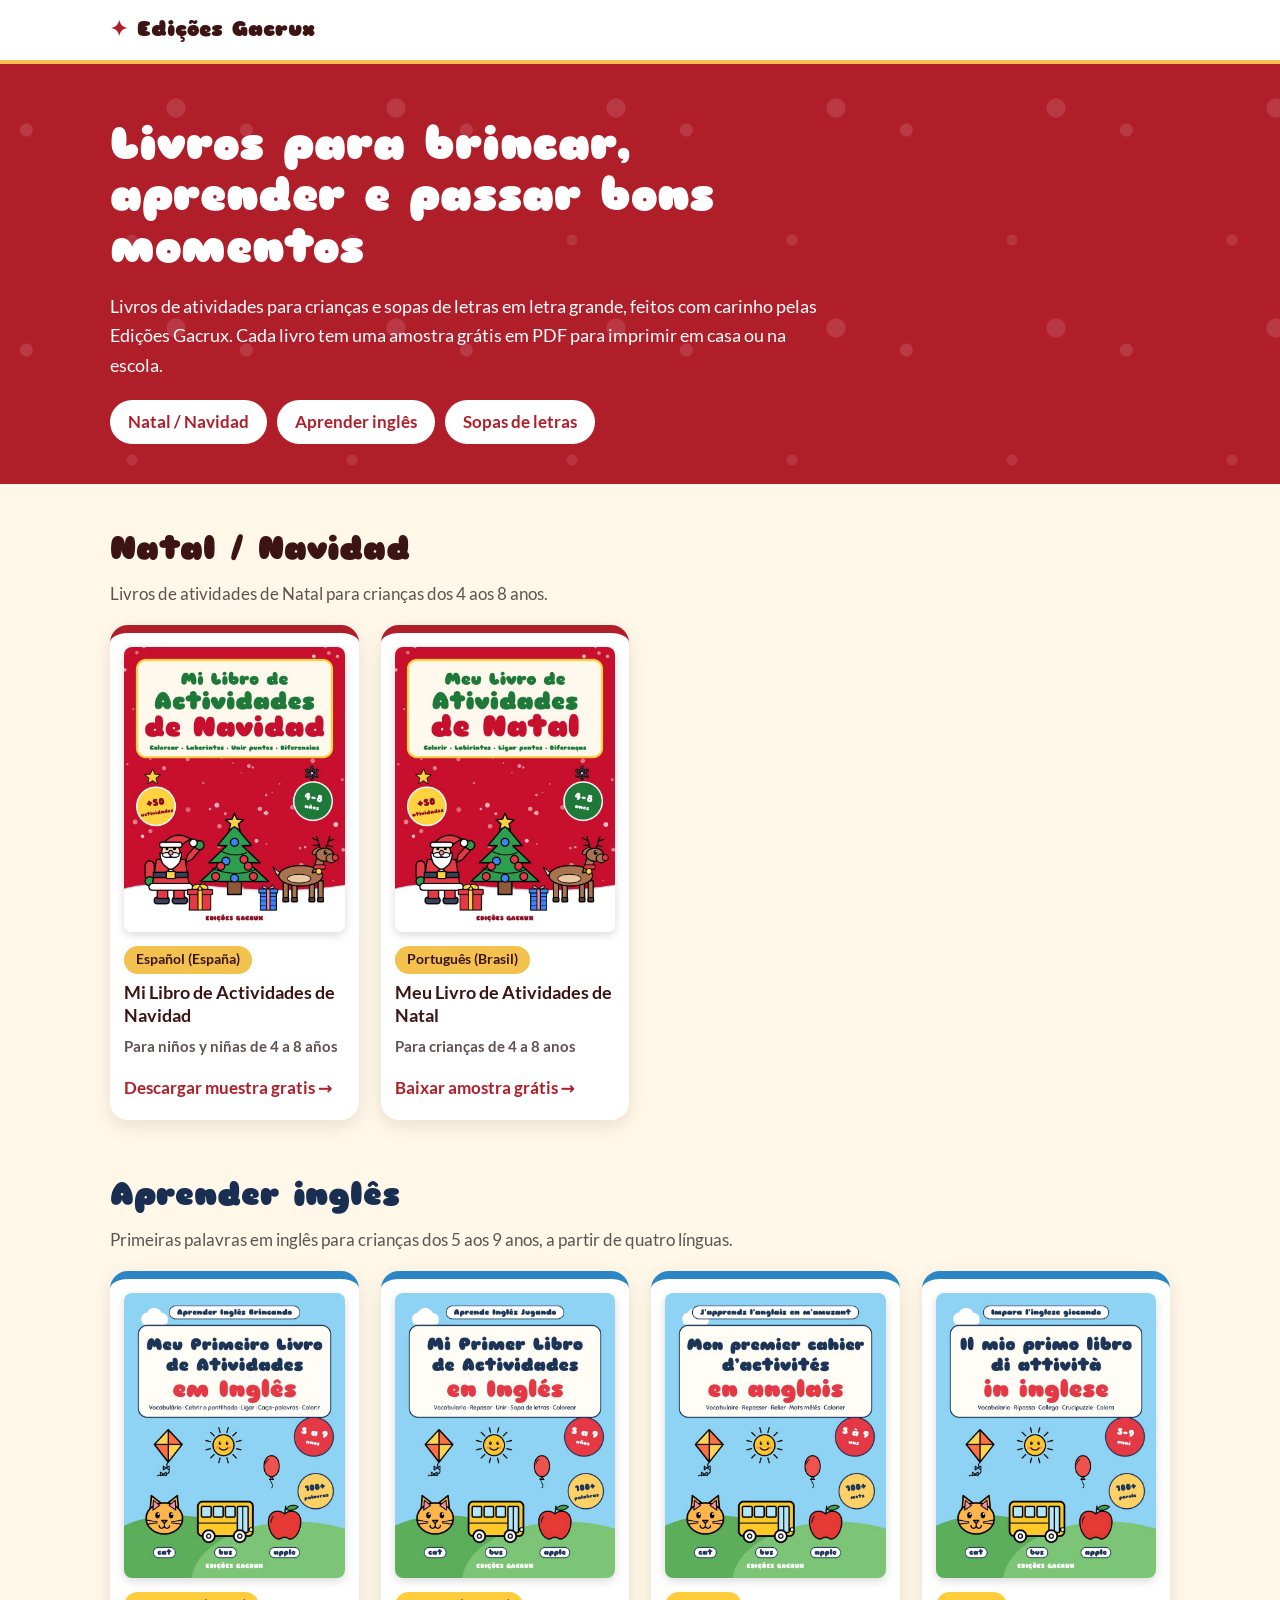
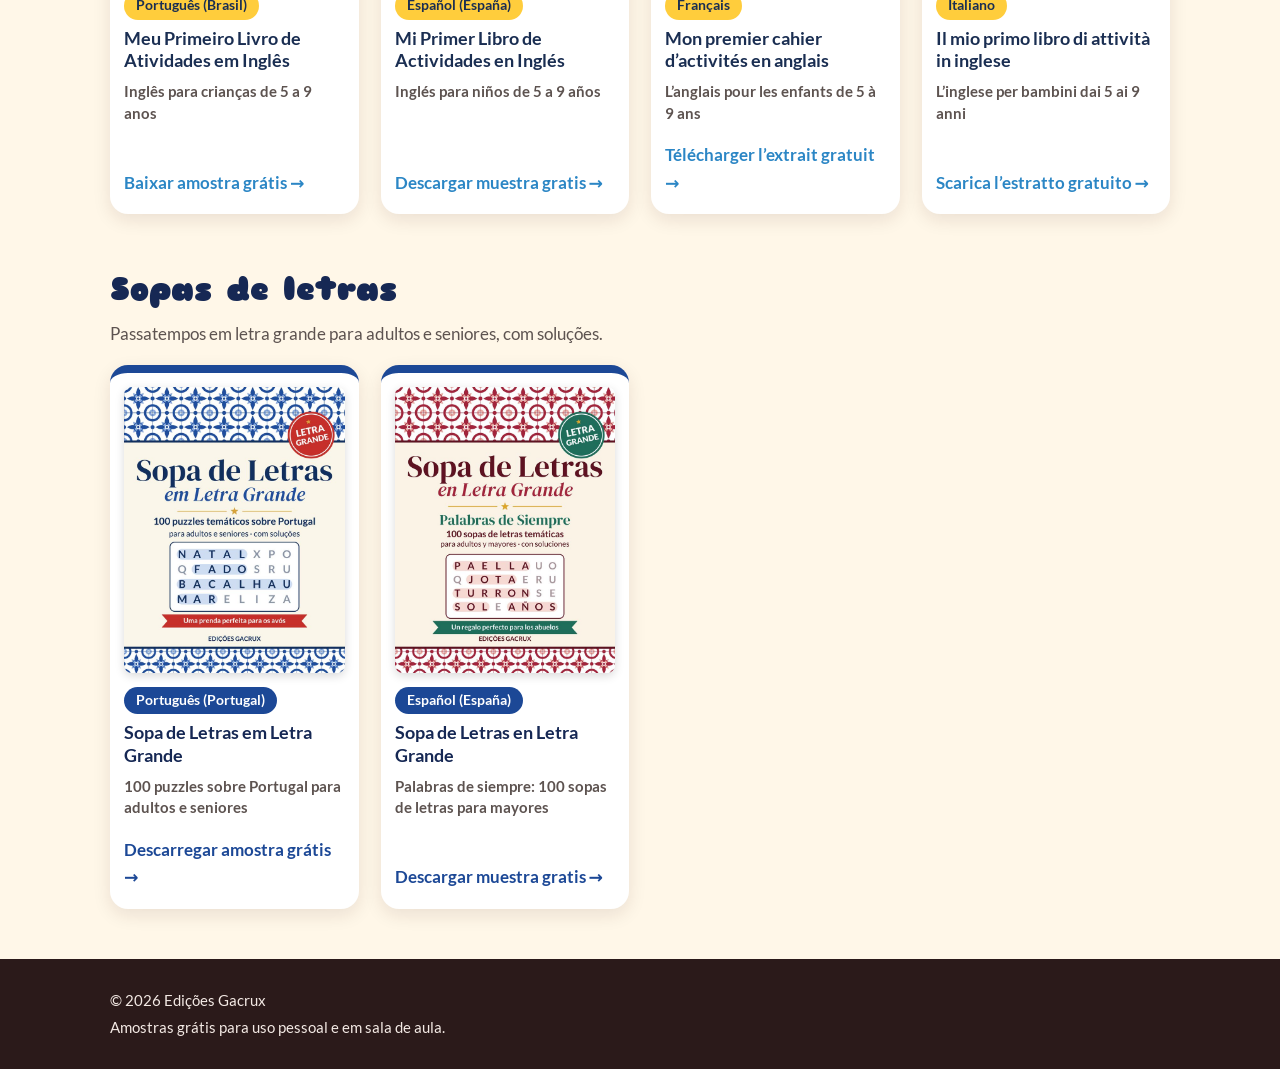
<file: index.html>
<!doctype html>
<html lang="pt-PT">
<head>
<meta charset="utf-8">
<meta name="viewport" content="width=device-width, initial-scale=1">
<title>Edições Gacrux: livros de atividades e sopas de letras, com amostras grátis</title>
<meta name="description" content="Livros de atividades para crianças e sopas de letras em letra grande, em português, espanhol, francês e italiano. Descarregue amostras grátis em PDF para imprimir em casa ou na escola.">
<link rel="canonical" href="https://gacrux-hq.github.io/livros/">
<meta name="referrer" content="strict-origin-when-cross-origin">
<meta name="theme-color" content="#b01e2a">
<meta property="og:type" content="website">
<meta property="og:site_name" content="Edições Gacrux">
<meta property="og:locale" content="pt_PT">
<meta property="og:title" content="Edições Gacrux: livros de atividades e sopas de letras, com amostras grátis">
<meta property="og:description" content="Livros de atividades para crianças e sopas de letras em letra grande, em português, espanhol, francês e italiano. Descarregue amostras grátis em PDF para imprimir em casa ou na escola.">
<meta property="og:url" content="https://gacrux-hq.github.io/livros/">
<meta property="og:image" content="https://gacrux-hq.github.io/livros/libro-actividades-navidad/partilhar.jpg">
<meta property="og:image:width" content="1000">
<meta property="og:image:height" content="1500">
<meta property="og:image:alt" content="Livro de atividades de Natal">
<meta name="twitter:card" content="summary_large_image">
<meta name="twitter:title" content="Edições Gacrux: livros de atividades e sopas de letras, com amostras grátis">
<meta name="twitter:description" content="Livros de atividades para crianças e sopas de letras em letra grande, em português, espanhol, francês e italiano. Descarregue amostras grátis em PDF para imprimir em casa ou na escola.">
<meta name="twitter:image" content="https://gacrux-hq.github.io/livros/libro-actividades-navidad/partilhar.jpg">
<link rel="icon" href="./assets/favicon.svg" type="image/svg+xml">
<link rel="stylesheet" href="./assets/style.css">
<script type="application/ld+json">{"@context": "https://schema.org", "@type": "Organization", "name": "Edições Gacrux", "url": "https://gacrux-hq.github.io/livros/"}</script>
</head>
<body class="home">
<header class="top"><div class="wrap top-in"><a class="brand" href="./"><span class="star" aria-hidden="true">✦</span> Edições Gacrux</a></div></header>
<main>
  <section class="intro"><div class="wrap">
    <h1>Livros para brincar, aprender e passar bons momentos</h1>
    <p>Livros de atividades para crianças e sopas de letras em letra grande, feitos com carinho pelas Edições Gacrux. Cada livro tem uma amostra grátis em PDF para imprimir em casa ou na escola.</p>
    <nav class="jump"><a href="#natal">Natal / Navidad</a><a href="#ingles">Aprender inglês</a><a href="#sopas">Sopas de letras</a></nav>
  </div></section>
  <div class="wrap"><section id="natal" class="sec sec-natal"><h2>Natal / Navidad</h2><p class="lead">Livros de atividades de Natal para crianças dos 4 aos 8 anos.</p><div class="grid"><a class="card t-xmas" href="libro-actividades-navidad/" lang="es-ES">
  <img src="libro-actividades-navidad/capa.jpg" width="700" height="906" loading="lazy" alt="Mi Libro de Actividades de Navidad">
  <span class="chip">Español (España)</span>
  <strong>Mi Libro de Actividades de Navidad</strong><span class="tag">Para niños y niñas de 4 a 8 años</span>
  <span class="more">Descargar muestra gratis →</span></a><a class="card t-xmas" href="livro-atividades-natal/" lang="pt-BR">
  <img src="livro-atividades-natal/capa.jpg" width="700" height="906" loading="lazy" alt="Meu Livro de Atividades de Natal">
  <span class="chip">Português (Brasil)</span>
  <strong>Meu Livro de Atividades de Natal</strong><span class="tag">Para crianças de 4 a 8 anos</span>
  <span class="more">Baixar amostra grátis →</span></a></div></section><section id="ingles" class="sec sec-ingles"><h2>Aprender inglês</h2><p class="lead">Primeiras palavras em inglês para crianças dos 5 aos 9 anos, a partir de quatro línguas.</p><div class="grid"><a class="card t-eng" href="ingles-para-criancas/" lang="pt-BR">
  <img src="ingles-para-criancas/capa.jpg" width="700" height="906" loading="lazy" alt="Meu Primeiro Livro de Atividades em Inglês">
  <span class="chip">Português (Brasil)</span>
  <strong>Meu Primeiro Livro de Atividades em Inglês</strong><span class="tag">Inglês para crianças de 5 a 9 anos</span>
  <span class="more">Baixar amostra grátis →</span></a><a class="card t-eng" href="ingles-para-ninos/" lang="es-ES">
  <img src="ingles-para-ninos/capa.jpg" width="700" height="906" loading="lazy" alt="Mi Primer Libro de Actividades en Inglés">
  <span class="chip">Español (España)</span>
  <strong>Mi Primer Libro de Actividades en Inglés</strong><span class="tag">Inglés para niños de 5 a 9 años</span>
  <span class="more">Descargar muestra gratis →</span></a><a class="card t-eng" href="anglais-pour-enfants/" lang="fr-FR">
  <img src="anglais-pour-enfants/capa.jpg" width="700" height="906" loading="lazy" alt="Mon premier cahier d’activités en anglais">
  <span class="chip">Français</span>
  <strong>Mon premier cahier d’activités en anglais</strong><span class="tag">L’anglais pour les enfants de 5 à 9 ans</span>
  <span class="more">Télécharger l’extrait gratuit →</span></a><a class="card t-eng" href="inglese-per-bambini/" lang="it-IT">
  <img src="inglese-per-bambini/capa.jpg" width="700" height="906" loading="lazy" alt="Il mio primo libro di attività in inglese">
  <span class="chip">Italiano</span>
  <strong>Il mio primo libro di attività in inglese</strong><span class="tag">L’inglese per bambini dai 5 ai 9 anni</span>
  <span class="more">Scarica l’estratto gratuito →</span></a></div></section><section id="sopas" class="sec sec-sopas"><h2>Sopas de letras</h2><p class="lead">Passatempos em letra grande para adultos e seniores, com soluções.</p><div class="grid"><a class="card t-sopa" href="sopa-de-letras-letra-grande/" lang="pt-PT">
  <img src="sopa-de-letras-letra-grande/capa.jpg" width="700" height="906" loading="lazy" alt="Sopa de Letras em Letra Grande">
  <span class="chip">Português (Portugal)</span>
  <strong>Sopa de Letras em Letra Grande</strong><span class="tag">100 puzzles sobre Portugal para adultos e seniores</span>
  <span class="more">Descarregar amostra grátis →</span></a><a class="card t-sopa" href="sopa-de-letras-mayores/" lang="es-ES">
  <img src="sopa-de-letras-mayores/capa.jpg" width="700" height="906" loading="lazy" alt="Sopa de Letras en Letra Grande">
  <span class="chip">Español (España)</span>
  <strong>Sopa de Letras en Letra Grande</strong><span class="tag">Palabras de siempre: 100 sopas de letras para mayores</span>
  <span class="more">Descargar muestra gratis →</span></a></div></section></div>
</main>
<footer class="foot"><div class="wrap"><p>© 2026 Edições Gacrux</p><p>Amostras grátis para uso pessoal e em sala de aula.</p></div></footer>
</body>
</html>
</file>
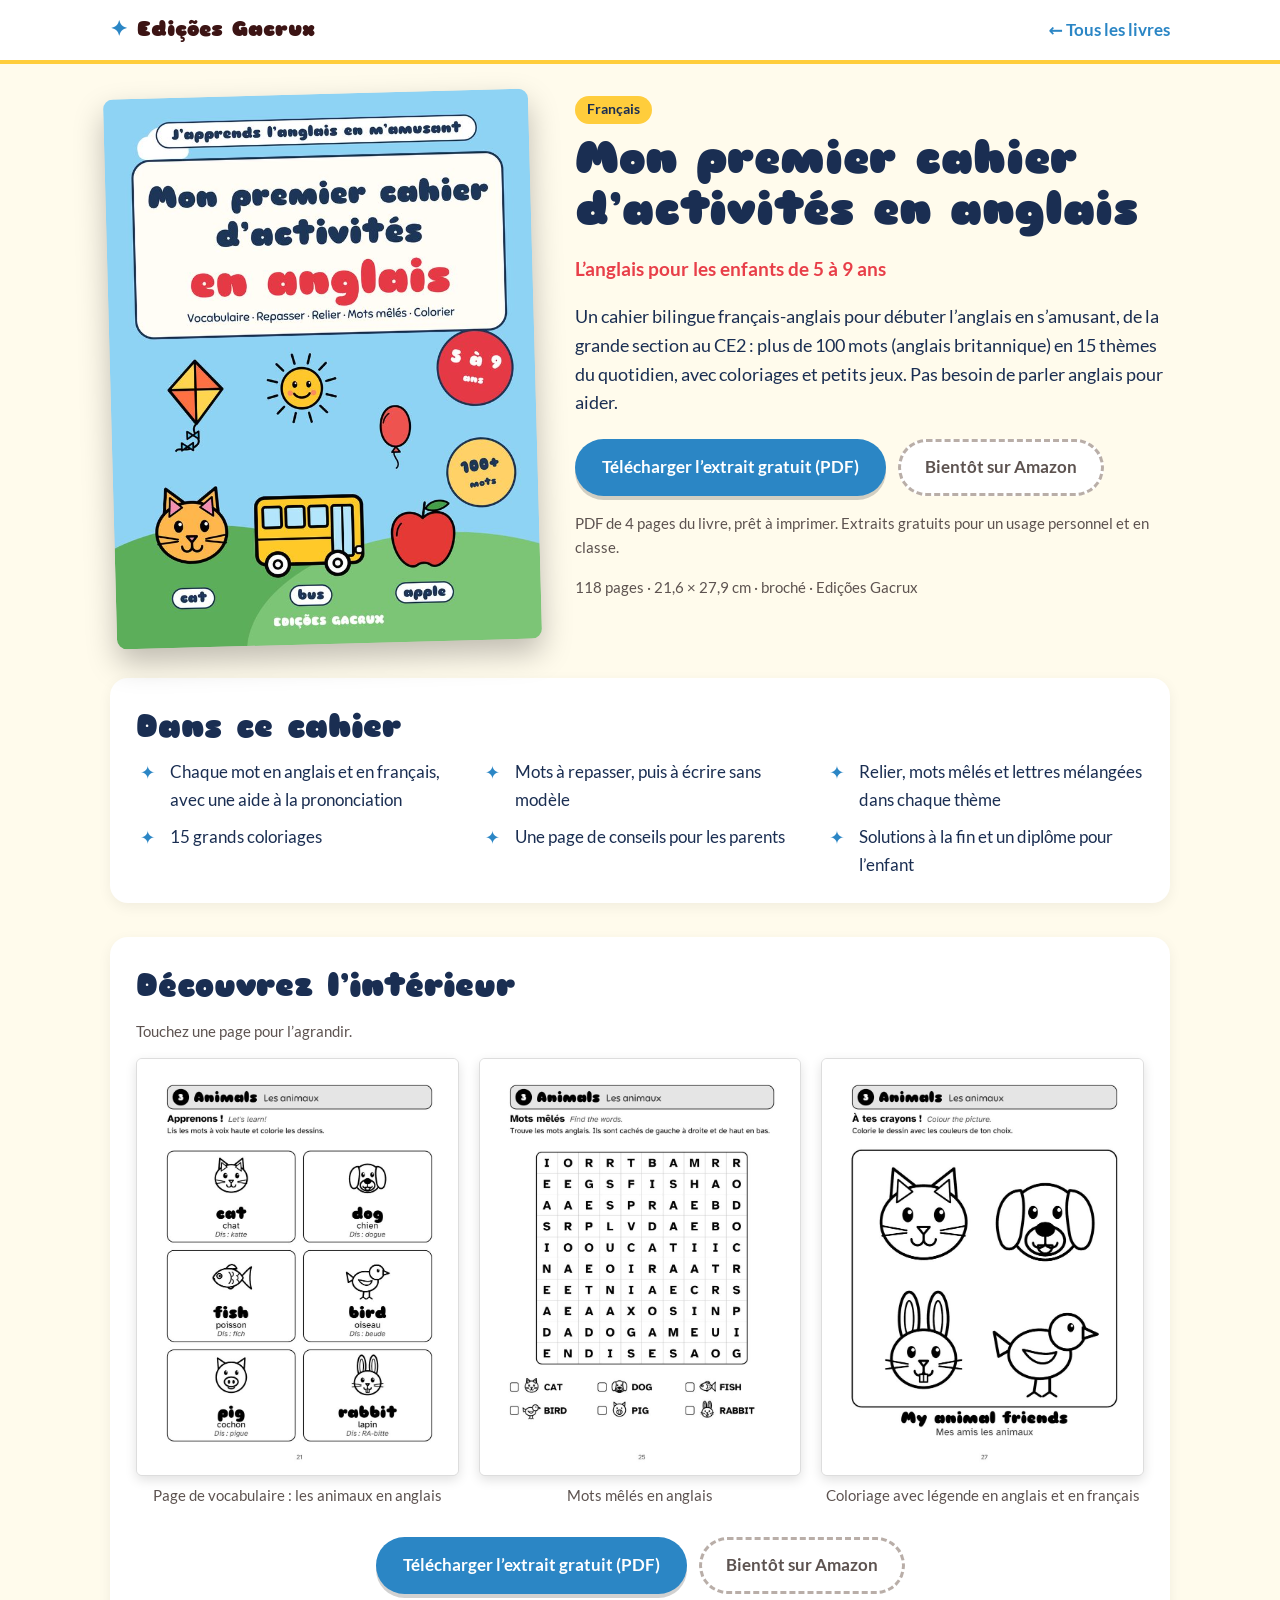
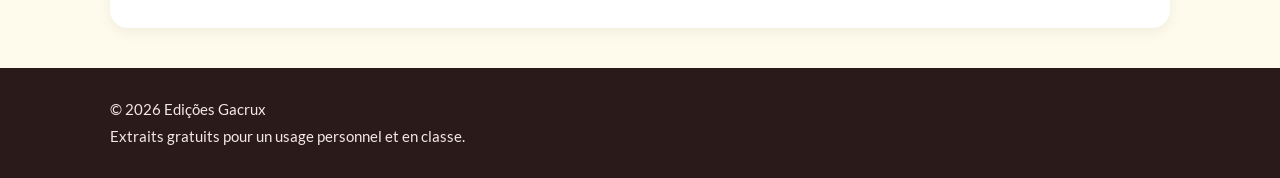
<file: anglais-pour-enfants/index.html>
<!doctype html>
<html lang="fr-FR">
<head>
<meta charset="utf-8">
<meta name="viewport" content="width=device-width, initial-scale=1">
<title>Mon premier cahier d’activités en anglais: L’anglais pour les enfants de 5 à 9 ans · Edições Gacrux</title>
<meta name="description" content="Un cahier bilingue français-anglais pour débuter l’anglais en s’amusant, de la grande section au CE2 : plus de 100 mots (anglais britannique) en 15 thèmes du quotidien, avec coloriages et petits jeux. Pas besoin de parler anglais pour aider.">
<link rel="canonical" href="https://gacrux-hq.github.io/livros/anglais-pour-enfants/">
<meta name="referrer" content="strict-origin-when-cross-origin">
<meta name="theme-color" content="#b01e2a">
<meta property="og:type" content="website">
<meta property="og:site_name" content="Edições Gacrux">
<meta property="og:locale" content="fr_FR">
<meta property="og:title" content="Mon premier cahier d’activités en anglais: L’anglais pour les enfants de 5 à 9 ans · Edições Gacrux">
<meta property="og:description" content="Un cahier bilingue français-anglais pour débuter l’anglais en s’amusant, de la grande section au CE2 : plus de 100 mots (anglais britannique) en 15 thèmes du quotidien, avec coloriages et petits jeux. Pas besoin de parler anglais pour aider.">
<meta property="og:url" content="https://gacrux-hq.github.io/livros/anglais-pour-enfants/">
<meta property="og:image" content="https://gacrux-hq.github.io/livros/anglais-pour-enfants/partilhar.jpg">
<meta property="og:image:width" content="1000">
<meta property="og:image:height" content="1500">
<meta property="og:image:alt" content="Mon premier cahier d’activités en anglais">
<meta name="twitter:card" content="summary_large_image">
<meta name="twitter:title" content="Mon premier cahier d’activités en anglais: L’anglais pour les enfants de 5 à 9 ans · Edições Gacrux">
<meta name="twitter:description" content="Un cahier bilingue français-anglais pour débuter l’anglais en s’amusant, de la grande section au CE2 : plus de 100 mots (anglais britannique) en 15 thèmes du quotidien, avec coloriages et petits jeux. Pas besoin de parler anglais pour aider.">
<meta name="twitter:image" content="https://gacrux-hq.github.io/livros/anglais-pour-enfants/partilhar.jpg">
<link rel="icon" href="../assets/favicon.svg" type="image/svg+xml">
<link rel="stylesheet" href="../assets/style.css">
<script type="application/ld+json">{"@context": "https://schema.org", "@type": "Book", "name": "Mon premier cahier d’activités en anglais", "alternativeHeadline": "L’anglais pour les enfants de 5 à 9 ans", "inLanguage": "fr-FR", "bookFormat": "https://schema.org/Paperback", "numberOfPages": 118, "image": "https://gacrux-hq.github.io/livros/anglais-pour-enfants/capa.jpg", "url": "https://gacrux-hq.github.io/livros/anglais-pour-enfants/", "description": "Un cahier bilingue français-anglais pour débuter l’anglais en s’amusant, de la grande section au CE2 : plus de 100 mots (anglais britannique) en 15 thèmes du quotidien, avec coloriages et petits jeux. Pas besoin de parler anglais pour aider.", "author": {"@type": "Organization", "name": "Edições Gacrux"}, "publisher": {"@type": "Organization", "name": "Edições Gacrux"}}</script>
</head>
<body class="t-eng">
<header class="top"><div class="wrap top-in"><a class="brand" href="../"><span class="star" aria-hidden="true">✦</span> Edições Gacrux</a><a class="back" href="../">← Tous les livres</a></div></header>
<main class="wrap book">
  <section class="hero">
    <div class="cover"><img src="capa.jpg" width="700" height="906" alt="Mon premier cahier d’activités en anglais"></div>
    <div class="info">
      <p class="chip">Français</p>
      <h1>Mon premier cahier d’activités en anglais</h1>
      <p class="tag">L’anglais pour les enfants de 5 à 9 ans</p>
      <p class="desc">Un cahier bilingue français-anglais pour débuter l’anglais en s’amusant, de la grande section au CE2 : plus de 100 mots (anglais britannique) en 15 thèmes du quotidien, avec coloriages et petits jeux. Pas besoin de parler anglais pour aider.</p>
      <div class="actions">
        <a class="btn btn-dl" href="extrait-gratuit.pdf" type="application/pdf">Télécharger l’extrait gratuit (PDF)</a>
        <a class="btn btn-amz is-soon" data-amazon="02-ingles-fr" data-label="Voir sur Amazon" aria-disabled="true">Bientôt sur Amazon</a>
      </div>
      <p class="small">PDF de 4 pages du livre, prêt à imprimer. Extraits gratuits pour un usage personnel et en classe.</p>
      <p class="small fmt">118 pages · 21,6 × 27,9 cm · broché · Edições Gacrux</p>
    </div>
  </section>
  <section class="what"><h2>Dans ce cahier</h2><ul class="ticks"><li>Chaque mot en anglais et en français, avec une aide à la prononciation</li><li>Mots à repasser, puis à écrire sans modèle</li><li>Relier, mots mêlés et lettres mélangées dans chaque thème</li><li>15 grands coloriages</li><li>Une page de conseils pour les parents</li><li>Solutions à la fin et un diplôme pour l’enfant</li></ul></section>
  <section class="inside"><h2>Découvrez l’intérieur</h2><p class="small">Touchez une page pour l’agrandir.</p><div class="pages"><figure><a href="pagina-1.jpg"><img src="pagina-1.jpg" width="900" height="1165" loading="lazy" alt="Page de vocabulaire : les animaux en anglais"></a><figcaption>Page de vocabulaire : les animaux en anglais</figcaption></figure><figure><a href="pagina-2.jpg"><img src="pagina-2.jpg" width="900" height="1165" loading="lazy" alt="Mots mêlés en anglais"></a><figcaption>Mots mêlés en anglais</figcaption></figure><figure><a href="pagina-3.jpg"><img src="pagina-3.jpg" width="900" height="1165" loading="lazy" alt="Coloriage avec légende en anglais et en français"></a><figcaption>Coloriage avec légende en anglais et en français</figcaption></figure></div>
    <div class="actions center"><a class="btn btn-dl" href="extrait-gratuit.pdf" type="application/pdf">Télécharger l’extrait gratuit (PDF)</a><a class="btn btn-amz is-soon" data-amazon="02-ingles-fr" data-label="Voir sur Amazon" aria-disabled="true">Bientôt sur Amazon</a></div>
  </section>
</main>
<footer class="foot"><div class="wrap"><p>© 2026 Edições Gacrux</p><p>Extraits gratuits pour un usage personnel et en classe.</p></div></footer>
<script src="../links.js"></script><script src="../assets/site.js"></script>
</body>
</html>
</file>
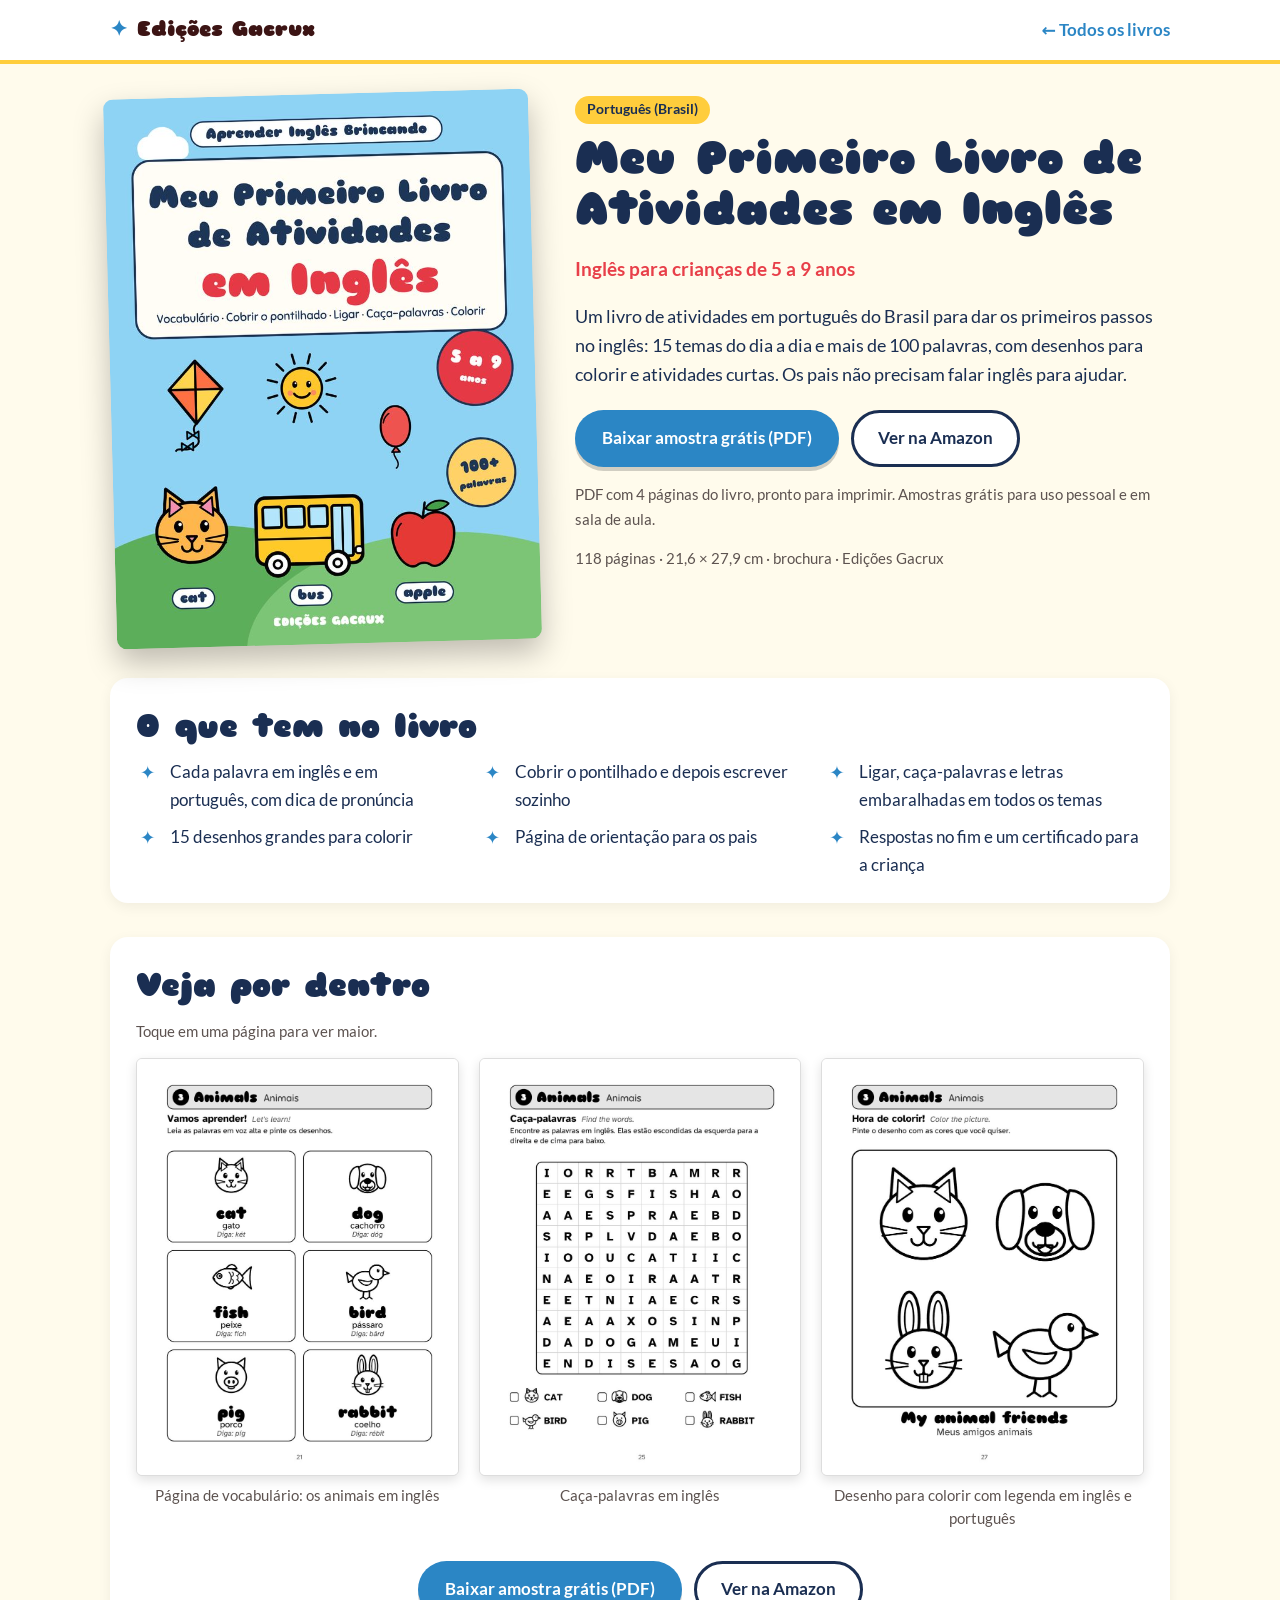
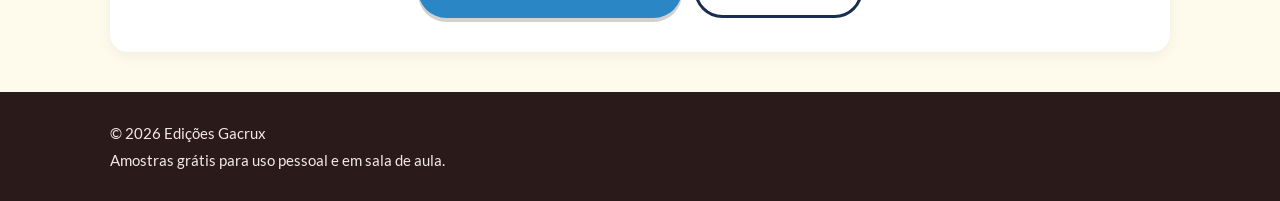
<file: ingles-para-criancas/index.html>
<!doctype html>
<html lang="pt-BR">
<head>
<meta charset="utf-8">
<meta name="viewport" content="width=device-width, initial-scale=1">
<title>Meu Primeiro Livro de Atividades em Inglês: Inglês para crianças de 5 a 9 anos · Edições Gacrux</title>
<meta name="description" content="Um livro de atividades em português do Brasil para dar os primeiros passos no inglês: 15 temas do dia a dia e mais de 100 palavras, com desenhos para colorir e atividades curtas. Os pais não precisam falar inglês para ajudar.">
<link rel="canonical" href="https://gacrux-hq.github.io/livros/ingles-para-criancas/">
<meta name="referrer" content="strict-origin-when-cross-origin">
<meta name="theme-color" content="#b01e2a">
<meta property="og:type" content="website">
<meta property="og:site_name" content="Edições Gacrux">
<meta property="og:locale" content="pt_BR">
<meta property="og:title" content="Meu Primeiro Livro de Atividades em Inglês: Inglês para crianças de 5 a 9 anos · Edições Gacrux">
<meta property="og:description" content="Um livro de atividades em português do Brasil para dar os primeiros passos no inglês: 15 temas do dia a dia e mais de 100 palavras, com desenhos para colorir e atividades curtas. Os pais não precisam falar inglês para ajudar.">
<meta property="og:url" content="https://gacrux-hq.github.io/livros/ingles-para-criancas/">
<meta property="og:image" content="https://gacrux-hq.github.io/livros/ingles-para-criancas/partilhar.jpg">
<meta property="og:image:width" content="1000">
<meta property="og:image:height" content="1500">
<meta property="og:image:alt" content="Meu Primeiro Livro de Atividades em Inglês">
<meta name="twitter:card" content="summary_large_image">
<meta name="twitter:title" content="Meu Primeiro Livro de Atividades em Inglês: Inglês para crianças de 5 a 9 anos · Edições Gacrux">
<meta name="twitter:description" content="Um livro de atividades em português do Brasil para dar os primeiros passos no inglês: 15 temas do dia a dia e mais de 100 palavras, com desenhos para colorir e atividades curtas. Os pais não precisam falar inglês para ajudar.">
<meta name="twitter:image" content="https://gacrux-hq.github.io/livros/ingles-para-criancas/partilhar.jpg">
<link rel="icon" href="../assets/favicon.svg" type="image/svg+xml">
<link rel="stylesheet" href="../assets/style.css">
<script type="application/ld+json">{"@context": "https://schema.org", "@type": "Book", "name": "Meu Primeiro Livro de Atividades em Inglês", "alternativeHeadline": "Inglês para crianças de 5 a 9 anos", "inLanguage": "pt-BR", "bookFormat": "https://schema.org/Paperback", "numberOfPages": 118, "image": "https://gacrux-hq.github.io/livros/ingles-para-criancas/capa.jpg", "url": "https://gacrux-hq.github.io/livros/ingles-para-criancas/", "description": "Um livro de atividades em português do Brasil para dar os primeiros passos no inglês: 15 temas do dia a dia e mais de 100 palavras, com desenhos para colorir e atividades curtas. Os pais não precisam falar inglês para ajudar.", "author": {"@type": "Organization", "name": "Edições Gacrux"}, "publisher": {"@type": "Organization", "name": "Edições Gacrux"}}</script>
</head>
<body class="t-eng">
<header class="top"><div class="wrap top-in"><a class="brand" href="../"><span class="star" aria-hidden="true">✦</span> Edições Gacrux</a><a class="back" href="../">← Todos os livros</a></div></header>
<main class="wrap book">
  <section class="hero">
    <div class="cover"><img src="capa.jpg" width="700" height="906" alt="Meu Primeiro Livro de Atividades em Inglês"></div>
    <div class="info">
      <p class="chip">Português (Brasil)</p>
      <h1>Meu Primeiro Livro de Atividades em Inglês</h1>
      <p class="tag">Inglês para crianças de 5 a 9 anos</p>
      <p class="desc">Um livro de atividades em português do Brasil para dar os primeiros passos no inglês: 15 temas do dia a dia e mais de 100 palavras, com desenhos para colorir e atividades curtas. Os pais não precisam falar inglês para ajudar.</p>
      <div class="actions">
        <a class="btn btn-dl" href="amostra-gratis.pdf" type="application/pdf">Baixar amostra grátis (PDF)</a>
        <a class="btn btn-amz" data-amazon="02-ingles-ptbr" data-label="Ver na Amazon" href="https://www.amazon.es/dp/B0HP6PJYR3?tag=edicoesgacrux-21" target="_blank" rel="noopener sponsored">Ver na Amazon</a>
      </div>
      <p class="small">PDF com 4 páginas do livro, pronto para imprimir. Amostras grátis para uso pessoal e em sala de aula.</p>
      <p class="small fmt">118 páginas · 21,6 × 27,9 cm · brochura · Edições Gacrux</p>
    </div>
  </section>
  <section class="what"><h2>O que tem no livro</h2><ul class="ticks"><li>Cada palavra em inglês e em português, com dica de pronúncia</li><li>Cobrir o pontilhado e depois escrever sozinho</li><li>Ligar, caça-palavras e letras embaralhadas em todos os temas</li><li>15 desenhos grandes para colorir</li><li>Página de orientação para os pais</li><li>Respostas no fim e um certificado para a criança</li></ul></section>
  <section class="inside"><h2>Veja por dentro</h2><p class="small">Toque em uma página para ver maior.</p><div class="pages"><figure><a href="pagina-1.jpg"><img src="pagina-1.jpg" width="900" height="1165" loading="lazy" alt="Página de vocabulário: os animais em inglês"></a><figcaption>Página de vocabulário: os animais em inglês</figcaption></figure><figure><a href="pagina-2.jpg"><img src="pagina-2.jpg" width="900" height="1165" loading="lazy" alt="Caça-palavras em inglês"></a><figcaption>Caça-palavras em inglês</figcaption></figure><figure><a href="pagina-3.jpg"><img src="pagina-3.jpg" width="900" height="1165" loading="lazy" alt="Desenho para colorir com legenda em inglês e português"></a><figcaption>Desenho para colorir com legenda em inglês e português</figcaption></figure></div>
    <div class="actions center"><a class="btn btn-dl" href="amostra-gratis.pdf" type="application/pdf">Baixar amostra grátis (PDF)</a><a class="btn btn-amz" data-amazon="02-ingles-ptbr" data-label="Ver na Amazon" href="https://www.amazon.es/dp/B0HP6PJYR3?tag=edicoesgacrux-21" target="_blank" rel="noopener sponsored">Ver na Amazon</a></div>
  </section>
</main>
<footer class="foot"><div class="wrap"><p>© 2026 Edições Gacrux</p><p>Amostras grátis para uso pessoal e em sala de aula.</p></div></footer>
<script src="../links.js"></script><script src="../assets/site.js"></script>
</body>
</html>
</file>
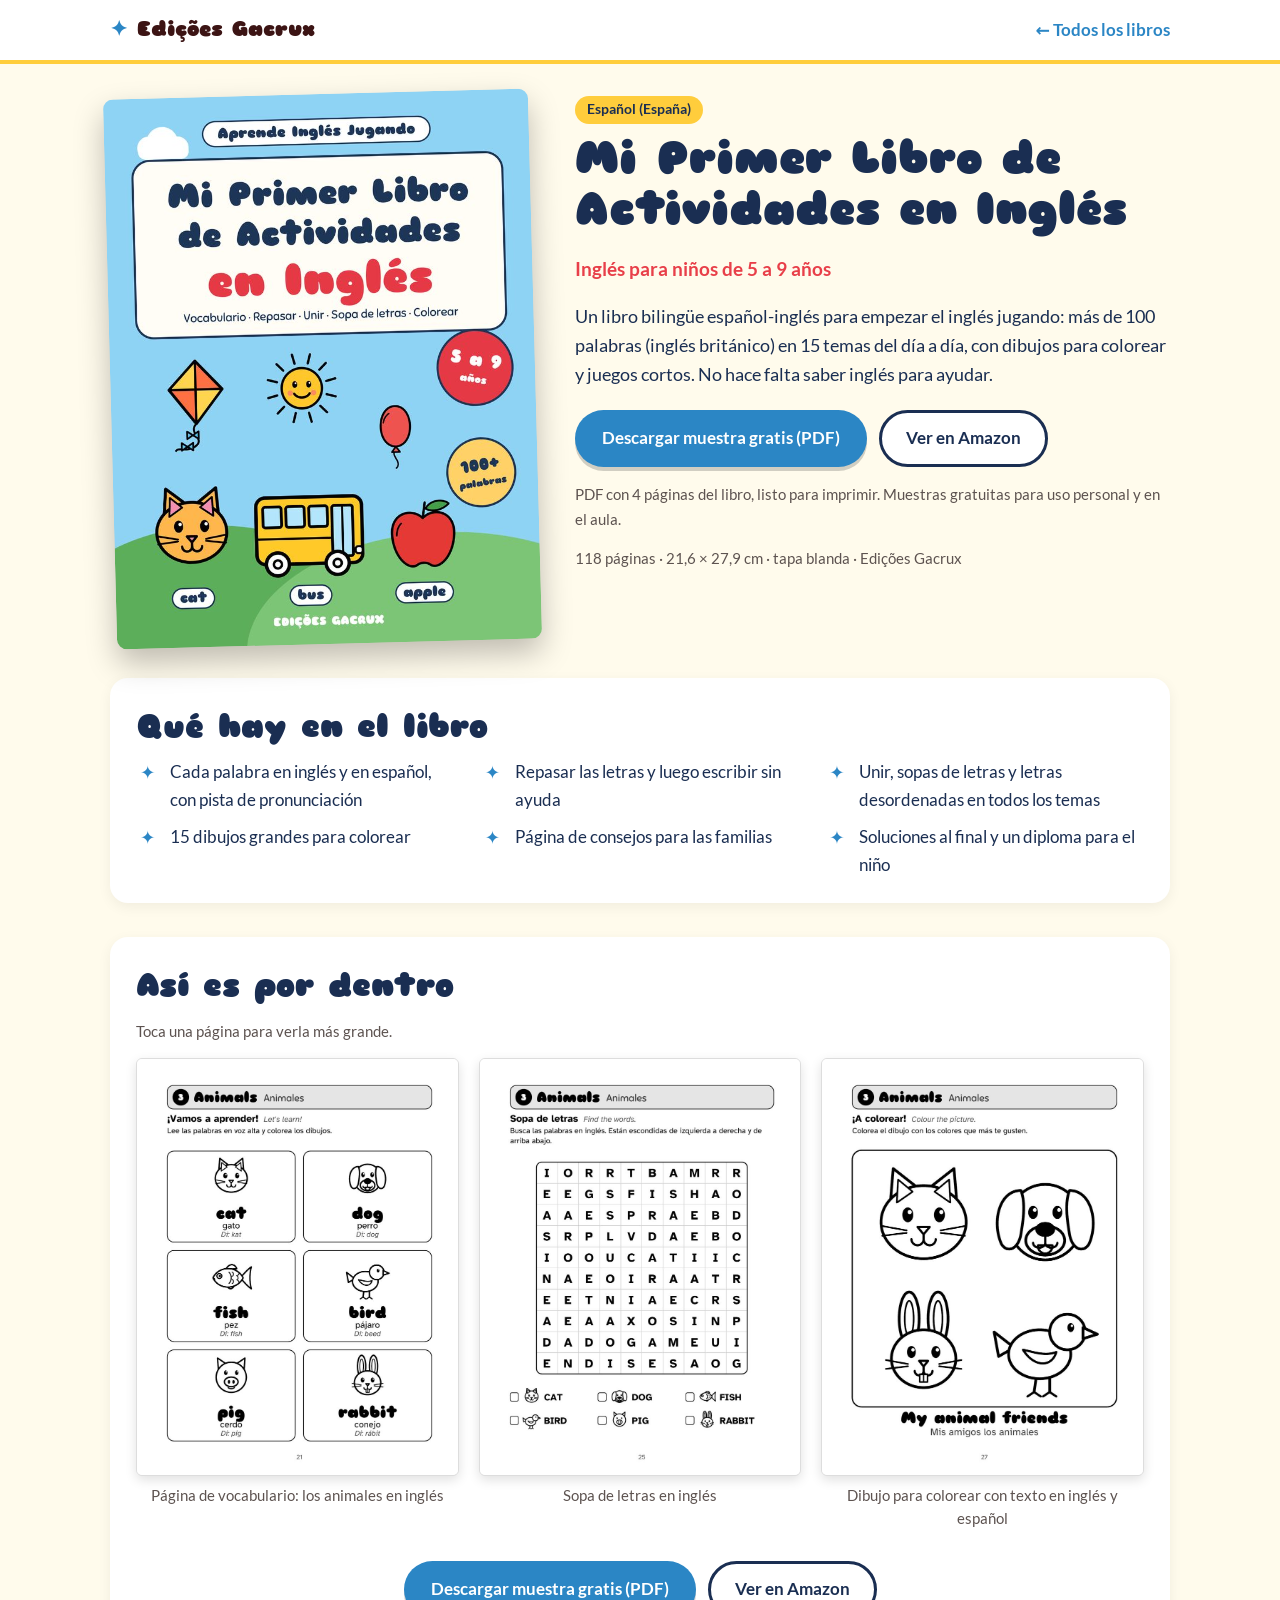
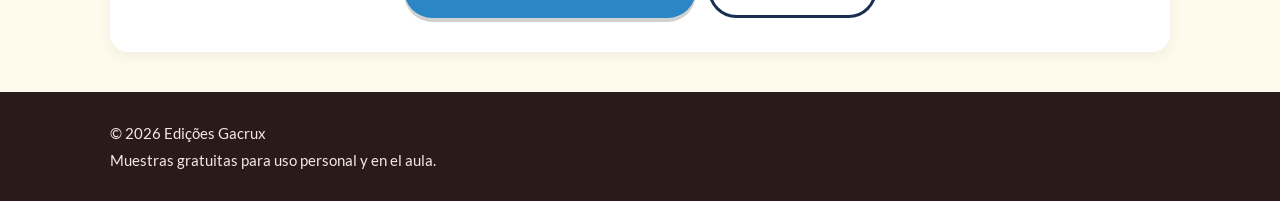
<file: ingles-para-ninos/index.html>
<!doctype html>
<html lang="es-ES">
<head>
<meta charset="utf-8">
<meta name="viewport" content="width=device-width, initial-scale=1">
<title>Mi Primer Libro de Actividades en Inglés: Inglés para niños de 5 a 9 años · Edições Gacrux</title>
<meta name="description" content="Un libro bilingüe español-inglés para empezar el inglés jugando: más de 100 palabras (inglés británico) en 15 temas del día a día, con dibujos para colorear y juegos cortos. No hace falta saber inglés para ayudar.">
<link rel="canonical" href="https://gacrux-hq.github.io/livros/ingles-para-ninos/">
<meta name="referrer" content="strict-origin-when-cross-origin">
<meta name="theme-color" content="#b01e2a">
<meta property="og:type" content="website">
<meta property="og:site_name" content="Edições Gacrux">
<meta property="og:locale" content="es_ES">
<meta property="og:title" content="Mi Primer Libro de Actividades en Inglés: Inglés para niños de 5 a 9 años · Edições Gacrux">
<meta property="og:description" content="Un libro bilingüe español-inglés para empezar el inglés jugando: más de 100 palabras (inglés británico) en 15 temas del día a día, con dibujos para colorear y juegos cortos. No hace falta saber inglés para ayudar.">
<meta property="og:url" content="https://gacrux-hq.github.io/livros/ingles-para-ninos/">
<meta property="og:image" content="https://gacrux-hq.github.io/livros/ingles-para-ninos/partilhar.jpg">
<meta property="og:image:width" content="1000">
<meta property="og:image:height" content="1500">
<meta property="og:image:alt" content="Mi Primer Libro de Actividades en Inglés">
<meta name="twitter:card" content="summary_large_image">
<meta name="twitter:title" content="Mi Primer Libro de Actividades en Inglés: Inglés para niños de 5 a 9 años · Edições Gacrux">
<meta name="twitter:description" content="Un libro bilingüe español-inglés para empezar el inglés jugando: más de 100 palabras (inglés británico) en 15 temas del día a día, con dibujos para colorear y juegos cortos. No hace falta saber inglés para ayudar.">
<meta name="twitter:image" content="https://gacrux-hq.github.io/livros/ingles-para-ninos/partilhar.jpg">
<link rel="icon" href="../assets/favicon.svg" type="image/svg+xml">
<link rel="stylesheet" href="../assets/style.css">
<script type="application/ld+json">{"@context": "https://schema.org", "@type": "Book", "name": "Mi Primer Libro de Actividades en Inglés", "alternativeHeadline": "Inglés para niños de 5 a 9 años", "inLanguage": "es-ES", "bookFormat": "https://schema.org/Paperback", "numberOfPages": 118, "image": "https://gacrux-hq.github.io/livros/ingles-para-ninos/capa.jpg", "url": "https://gacrux-hq.github.io/livros/ingles-para-ninos/", "description": "Un libro bilingüe español-inglés para empezar el inglés jugando: más de 100 palabras (inglés británico) en 15 temas del día a día, con dibujos para colorear y juegos cortos. No hace falta saber inglés para ayudar.", "author": {"@type": "Organization", "name": "Edições Gacrux"}, "publisher": {"@type": "Organization", "name": "Edições Gacrux"}}</script>
</head>
<body class="t-eng">
<header class="top"><div class="wrap top-in"><a class="brand" href="../"><span class="star" aria-hidden="true">✦</span> Edições Gacrux</a><a class="back" href="../">← Todos los libros</a></div></header>
<main class="wrap book">
  <section class="hero">
    <div class="cover"><img src="capa.jpg" width="700" height="906" alt="Mi Primer Libro de Actividades en Inglés"></div>
    <div class="info">
      <p class="chip">Español (España)</p>
      <h1>Mi Primer Libro de Actividades en Inglés</h1>
      <p class="tag">Inglés para niños de 5 a 9 años</p>
      <p class="desc">Un libro bilingüe español-inglés para empezar el inglés jugando: más de 100 palabras (inglés británico) en 15 temas del día a día, con dibujos para colorear y juegos cortos. No hace falta saber inglés para ayudar.</p>
      <div class="actions">
        <a class="btn btn-dl" href="muestra-gratis.pdf" type="application/pdf">Descargar muestra gratis (PDF)</a>
        <a class="btn btn-amz is-soon" data-amazon="02-ingles-es" data-label="Ver en Amazon" aria-disabled="true">Próximamente en Amazon</a>
      </div>
      <p class="small">PDF con 4 páginas del libro, listo para imprimir. Muestras gratuitas para uso personal y en el aula.</p>
      <p class="small fmt">118 páginas · 21,6 × 27,9 cm · tapa blanda · Edições Gacrux</p>
    </div>
  </section>
  <section class="what"><h2>Qué hay en el libro</h2><ul class="ticks"><li>Cada palabra en inglés y en español, con pista de pronunciación</li><li>Repasar las letras y luego escribir sin ayuda</li><li>Unir, sopas de letras y letras desordenadas en todos los temas</li><li>15 dibujos grandes para colorear</li><li>Página de consejos para las familias</li><li>Soluciones al final y un diploma para el niño</li></ul></section>
  <section class="inside"><h2>Así es por dentro</h2><p class="small">Toca una página para verla más grande.</p><div class="pages"><figure><a href="pagina-1.jpg"><img src="pagina-1.jpg" width="900" height="1165" loading="lazy" alt="Página de vocabulario: los animales en inglés"></a><figcaption>Página de vocabulario: los animales en inglés</figcaption></figure><figure><a href="pagina-2.jpg"><img src="pagina-2.jpg" width="900" height="1165" loading="lazy" alt="Sopa de letras en inglés"></a><figcaption>Sopa de letras en inglés</figcaption></figure><figure><a href="pagina-3.jpg"><img src="pagina-3.jpg" width="900" height="1165" loading="lazy" alt="Dibujo para colorear con texto en inglés y español"></a><figcaption>Dibujo para colorear con texto en inglés y español</figcaption></figure></div>
    <div class="actions center"><a class="btn btn-dl" href="muestra-gratis.pdf" type="application/pdf">Descargar muestra gratis (PDF)</a><a class="btn btn-amz is-soon" data-amazon="02-ingles-es" data-label="Ver en Amazon" aria-disabled="true">Próximamente en Amazon</a></div>
  </section>
</main>
<footer class="foot"><div class="wrap"><p>© 2026 Edições Gacrux</p><p>Muestras gratuitas para uso personal y en el aula.</p></div></footer>
<script src="../links.js"></script><script src="../assets/site.js"></script>
</body>
</html>
</file>
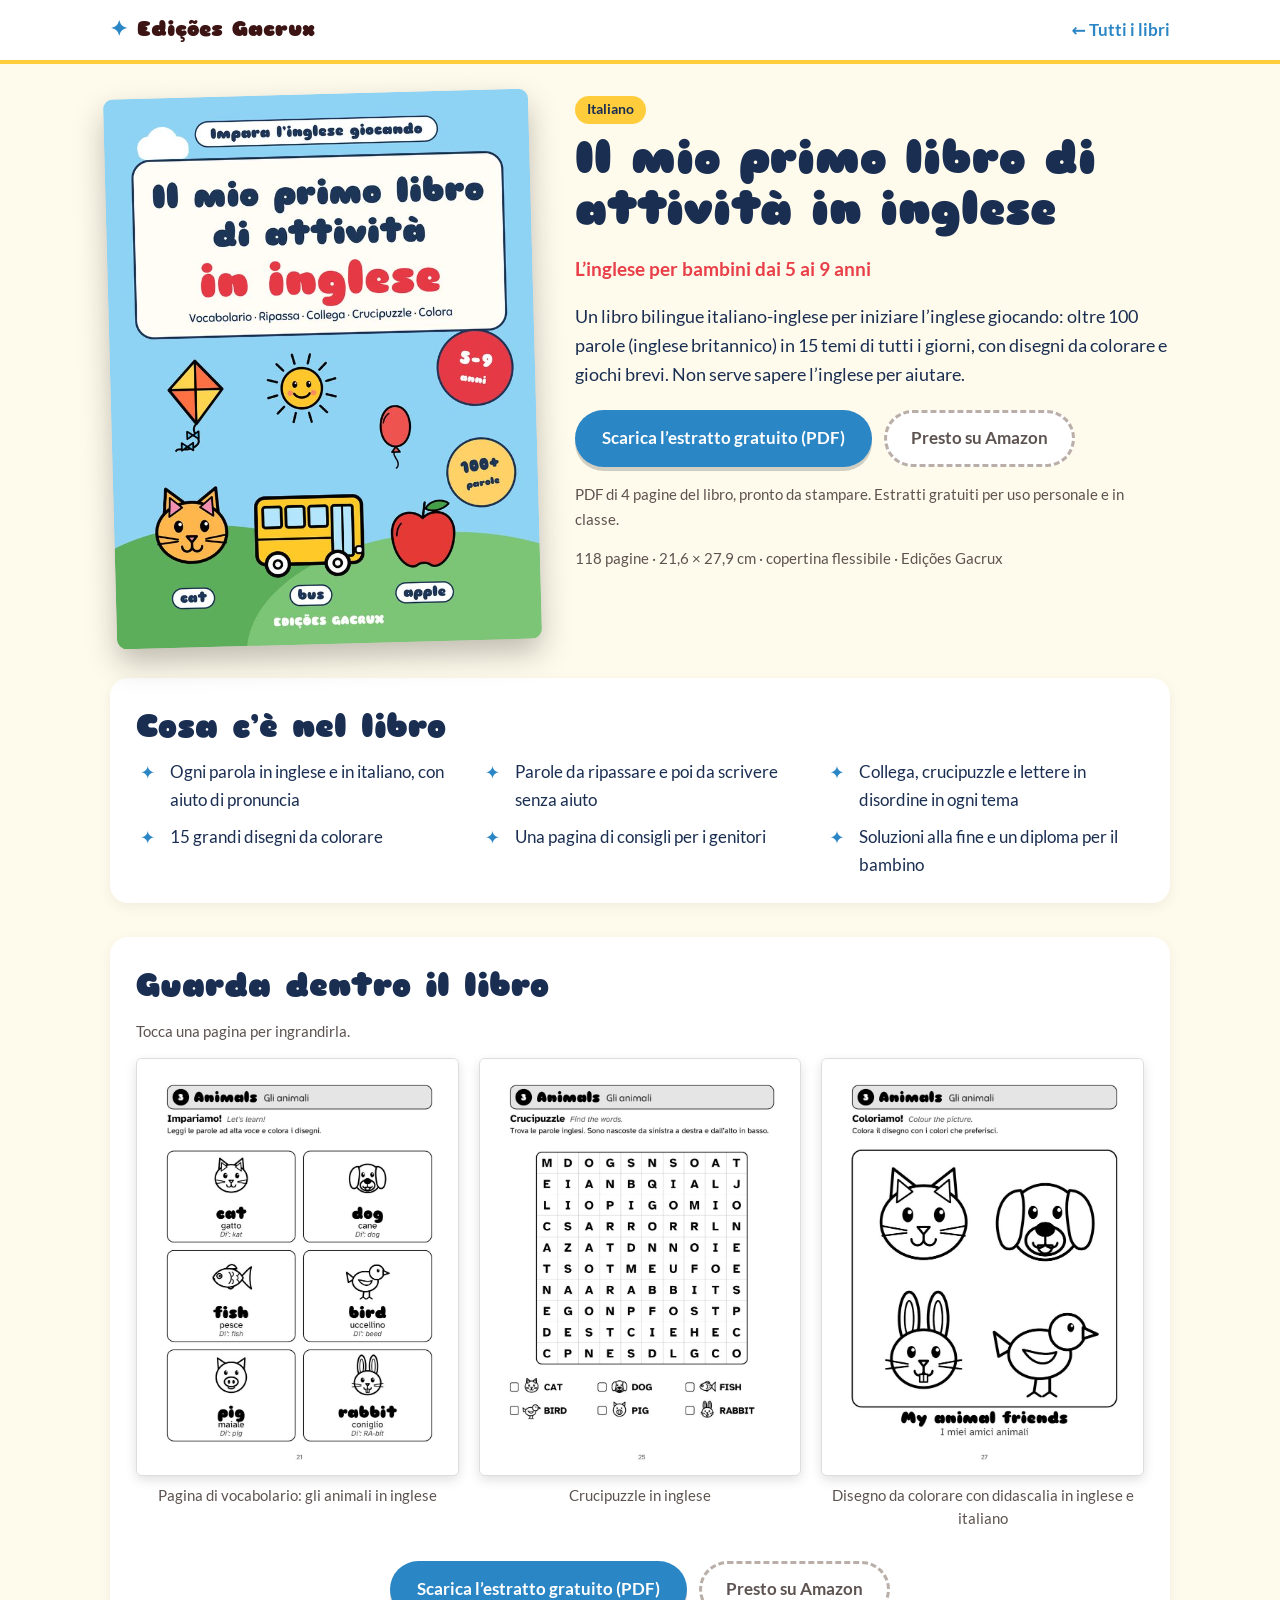
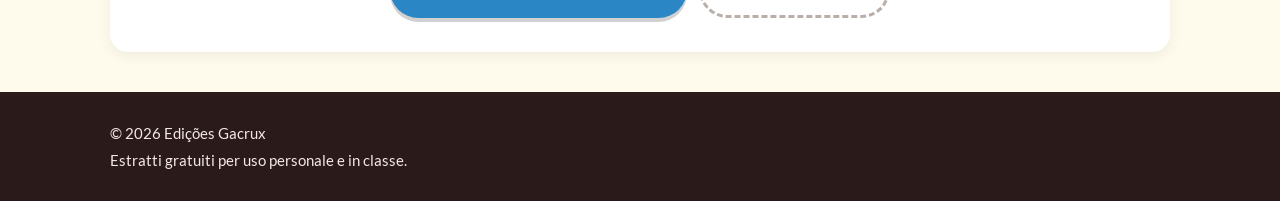
<file: inglese-per-bambini/index.html>
<!doctype html>
<html lang="it-IT">
<head>
<meta charset="utf-8">
<meta name="viewport" content="width=device-width, initial-scale=1">
<title>Il mio primo libro di attività in inglese: L’inglese per bambini dai 5 ai 9 anni · Edições Gacrux</title>
<meta name="description" content="Un libro bilingue italiano-inglese per iniziare l’inglese giocando: oltre 100 parole (inglese britannico) in 15 temi di tutti i giorni, con disegni da colorare e giochi brevi. Non serve sapere l’inglese per aiutare.">
<link rel="canonical" href="https://gacrux-hq.github.io/livros/inglese-per-bambini/">
<meta name="referrer" content="strict-origin-when-cross-origin">
<meta name="theme-color" content="#b01e2a">
<meta property="og:type" content="website">
<meta property="og:site_name" content="Edições Gacrux">
<meta property="og:locale" content="it_IT">
<meta property="og:title" content="Il mio primo libro di attività in inglese: L’inglese per bambini dai 5 ai 9 anni · Edições Gacrux">
<meta property="og:description" content="Un libro bilingue italiano-inglese per iniziare l’inglese giocando: oltre 100 parole (inglese britannico) in 15 temi di tutti i giorni, con disegni da colorare e giochi brevi. Non serve sapere l’inglese per aiutare.">
<meta property="og:url" content="https://gacrux-hq.github.io/livros/inglese-per-bambini/">
<meta property="og:image" content="https://gacrux-hq.github.io/livros/inglese-per-bambini/partilhar.jpg">
<meta property="og:image:width" content="1000">
<meta property="og:image:height" content="1500">
<meta property="og:image:alt" content="Il mio primo libro di attività in inglese">
<meta name="twitter:card" content="summary_large_image">
<meta name="twitter:title" content="Il mio primo libro di attività in inglese: L’inglese per bambini dai 5 ai 9 anni · Edições Gacrux">
<meta name="twitter:description" content="Un libro bilingue italiano-inglese per iniziare l’inglese giocando: oltre 100 parole (inglese britannico) in 15 temi di tutti i giorni, con disegni da colorare e giochi brevi. Non serve sapere l’inglese per aiutare.">
<meta name="twitter:image" content="https://gacrux-hq.github.io/livros/inglese-per-bambini/partilhar.jpg">
<link rel="icon" href="../assets/favicon.svg" type="image/svg+xml">
<link rel="stylesheet" href="../assets/style.css">
<script type="application/ld+json">{"@context": "https://schema.org", "@type": "Book", "name": "Il mio primo libro di attività in inglese", "alternativeHeadline": "L’inglese per bambini dai 5 ai 9 anni", "inLanguage": "it-IT", "bookFormat": "https://schema.org/Paperback", "numberOfPages": 118, "image": "https://gacrux-hq.github.io/livros/inglese-per-bambini/capa.jpg", "url": "https://gacrux-hq.github.io/livros/inglese-per-bambini/", "description": "Un libro bilingue italiano-inglese per iniziare l’inglese giocando: oltre 100 parole (inglese britannico) in 15 temi di tutti i giorni, con disegni da colorare e giochi brevi. Non serve sapere l’inglese per aiutare.", "author": {"@type": "Organization", "name": "Edições Gacrux"}, "publisher": {"@type": "Organization", "name": "Edições Gacrux"}}</script>
</head>
<body class="t-eng">
<header class="top"><div class="wrap top-in"><a class="brand" href="../"><span class="star" aria-hidden="true">✦</span> Edições Gacrux</a><a class="back" href="../">← Tutti i libri</a></div></header>
<main class="wrap book">
  <section class="hero">
    <div class="cover"><img src="capa.jpg" width="700" height="906" alt="Il mio primo libro di attività in inglese"></div>
    <div class="info">
      <p class="chip">Italiano</p>
      <h1>Il mio primo libro di attività in inglese</h1>
      <p class="tag">L’inglese per bambini dai 5 ai 9 anni</p>
      <p class="desc">Un libro bilingue italiano-inglese per iniziare l’inglese giocando: oltre 100 parole (inglese britannico) in 15 temi di tutti i giorni, con disegni da colorare e giochi brevi. Non serve sapere l’inglese per aiutare.</p>
      <div class="actions">
        <a class="btn btn-dl" href="estratto-gratuito.pdf" type="application/pdf">Scarica l’estratto gratuito (PDF)</a>
        <a class="btn btn-amz is-soon" data-amazon="02-ingles-it" data-label="Vedi su Amazon" aria-disabled="true">Presto su Amazon</a>
      </div>
      <p class="small">PDF di 4 pagine del libro, pronto da stampare. Estratti gratuiti per uso personale e in classe.</p>
      <p class="small fmt">118 pagine · 21,6 × 27,9 cm · copertina flessibile · Edições Gacrux</p>
    </div>
  </section>
  <section class="what"><h2>Cosa c’è nel libro</h2><ul class="ticks"><li>Ogni parola in inglese e in italiano, con aiuto di pronuncia</li><li>Parole da ripassare e poi da scrivere senza aiuto</li><li>Collega, crucipuzzle e lettere in disordine in ogni tema</li><li>15 grandi disegni da colorare</li><li>Una pagina di consigli per i genitori</li><li>Soluzioni alla fine e un diploma per il bambino</li></ul></section>
  <section class="inside"><h2>Guarda dentro il libro</h2><p class="small">Tocca una pagina per ingrandirla.</p><div class="pages"><figure><a href="pagina-1.jpg"><img src="pagina-1.jpg" width="900" height="1165" loading="lazy" alt="Pagina di vocabolario: gli animali in inglese"></a><figcaption>Pagina di vocabolario: gli animali in inglese</figcaption></figure><figure><a href="pagina-2.jpg"><img src="pagina-2.jpg" width="900" height="1165" loading="lazy" alt="Crucipuzzle in inglese"></a><figcaption>Crucipuzzle in inglese</figcaption></figure><figure><a href="pagina-3.jpg"><img src="pagina-3.jpg" width="900" height="1165" loading="lazy" alt="Disegno da colorare con didascalia in inglese e italiano"></a><figcaption>Disegno da colorare con didascalia in inglese e italiano</figcaption></figure></div>
    <div class="actions center"><a class="btn btn-dl" href="estratto-gratuito.pdf" type="application/pdf">Scarica l’estratto gratuito (PDF)</a><a class="btn btn-amz is-soon" data-amazon="02-ingles-it" data-label="Vedi su Amazon" aria-disabled="true">Presto su Amazon</a></div>
  </section>
</main>
<footer class="foot"><div class="wrap"><p>© 2026 Edições Gacrux</p><p>Estratti gratuiti per uso personale e in classe.</p></div></footer>
<script src="../links.js"></script><script src="../assets/site.js"></script>
</body>
</html>
</file>
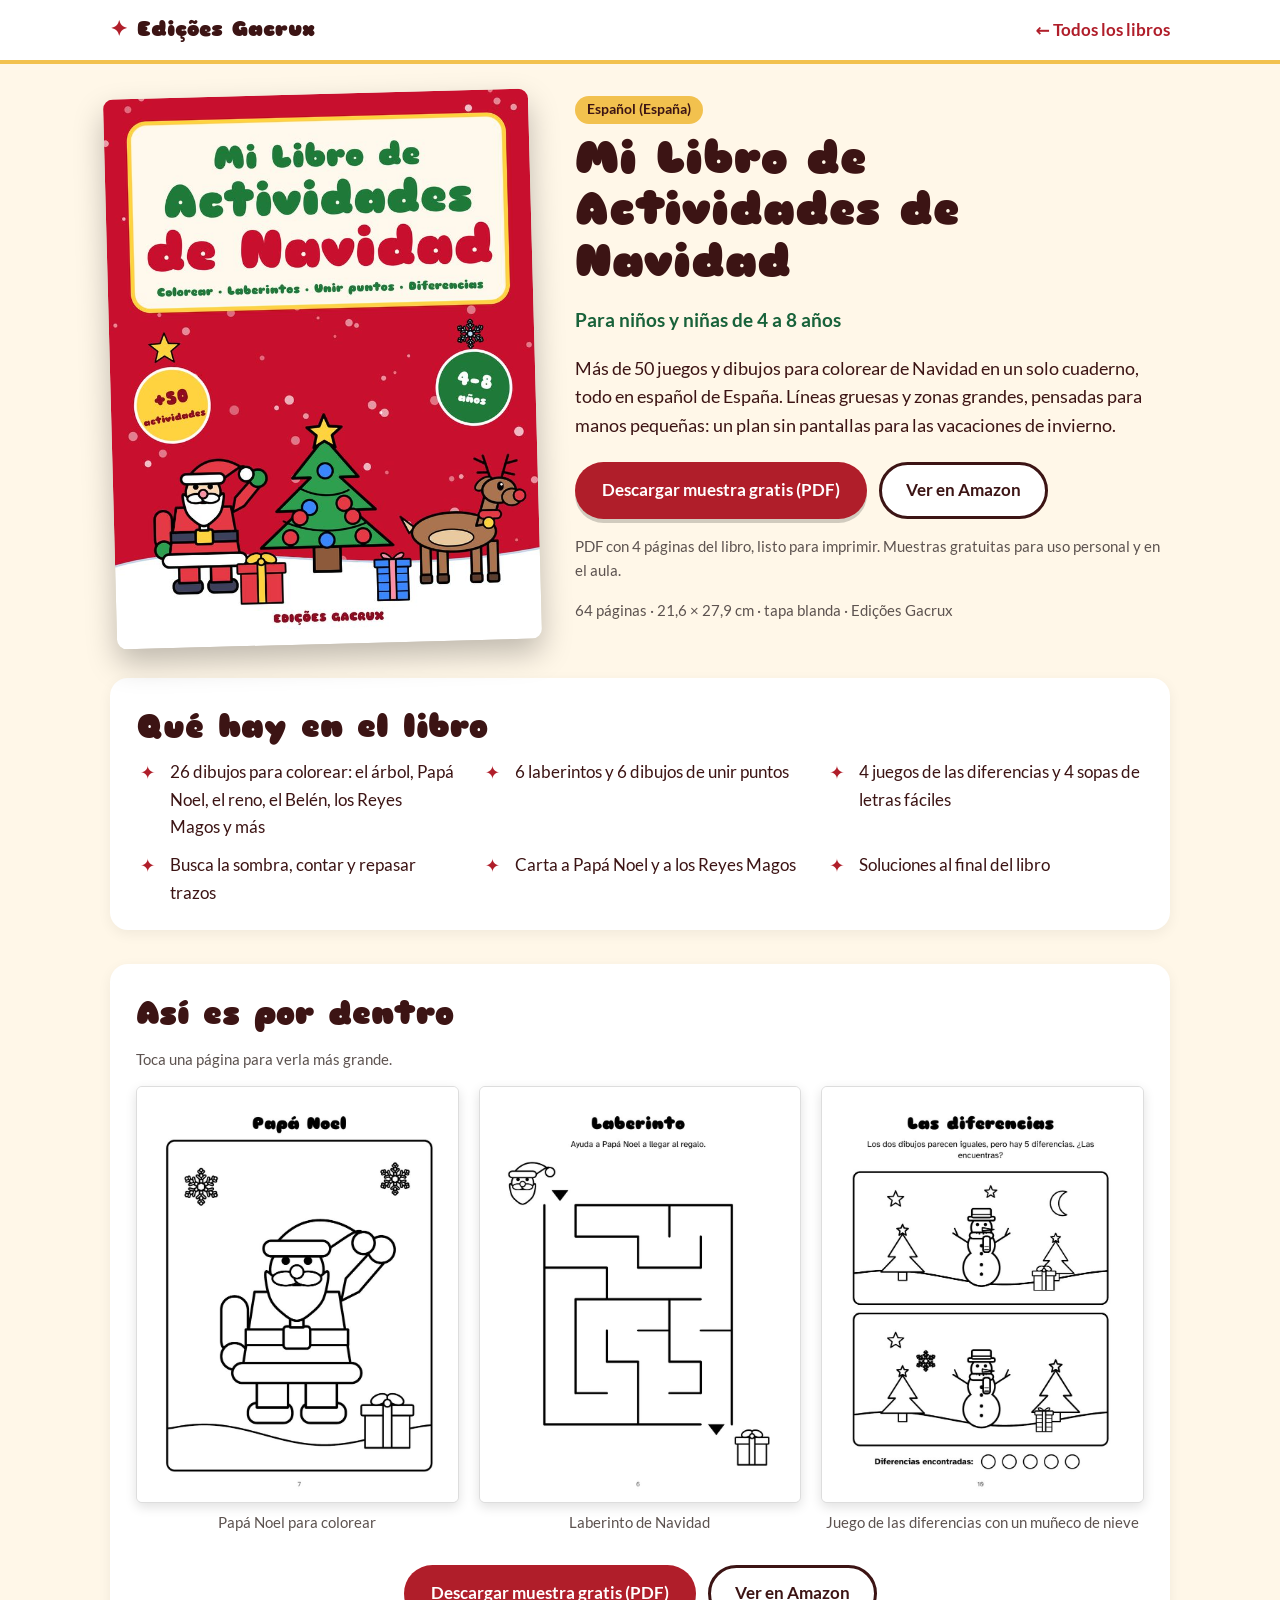
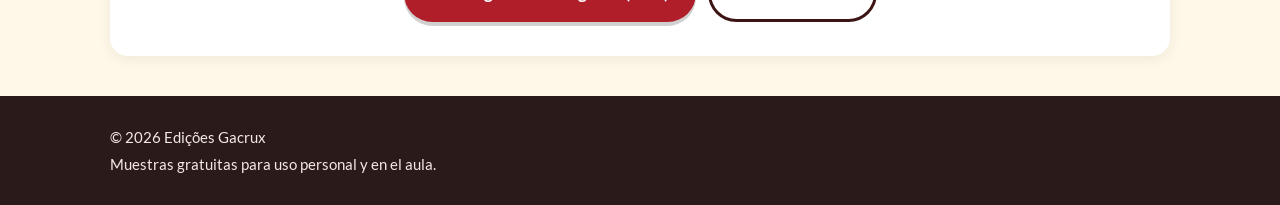
<file: libro-actividades-navidad/index.html>
<!doctype html>
<html lang="es-ES">
<head>
<meta charset="utf-8">
<meta name="viewport" content="width=device-width, initial-scale=1">
<title>Mi Libro de Actividades de Navidad: Para niños y niñas de 4 a 8 años · Edições Gacrux</title>
<meta name="description" content="Más de 50 juegos y dibujos para colorear de Navidad en un solo cuaderno, todo en español de España. Líneas gruesas y zonas grandes, pensadas para manos pequeñas: un plan sin pantallas para las vacaciones de invierno.">
<link rel="canonical" href="https://gacrux-hq.github.io/livros/libro-actividades-navidad/">
<meta name="referrer" content="strict-origin-when-cross-origin">
<meta name="theme-color" content="#b01e2a">
<meta property="og:type" content="website">
<meta property="og:site_name" content="Edições Gacrux">
<meta property="og:locale" content="es_ES">
<meta property="og:title" content="Mi Libro de Actividades de Navidad: Para niños y niñas de 4 a 8 años · Edições Gacrux">
<meta property="og:description" content="Más de 50 juegos y dibujos para colorear de Navidad en un solo cuaderno, todo en español de España. Líneas gruesas y zonas grandes, pensadas para manos pequeñas: un plan sin pantallas para las vacaciones de invierno.">
<meta property="og:url" content="https://gacrux-hq.github.io/livros/libro-actividades-navidad/">
<meta property="og:image" content="https://gacrux-hq.github.io/livros/libro-actividades-navidad/partilhar.jpg">
<meta property="og:image:width" content="1000">
<meta property="og:image:height" content="1500">
<meta property="og:image:alt" content="Mi Libro de Actividades de Navidad">
<meta name="twitter:card" content="summary_large_image">
<meta name="twitter:title" content="Mi Libro de Actividades de Navidad: Para niños y niñas de 4 a 8 años · Edições Gacrux">
<meta name="twitter:description" content="Más de 50 juegos y dibujos para colorear de Navidad en un solo cuaderno, todo en español de España. Líneas gruesas y zonas grandes, pensadas para manos pequeñas: un plan sin pantallas para las vacaciones de invierno.">
<meta name="twitter:image" content="https://gacrux-hq.github.io/livros/libro-actividades-navidad/partilhar.jpg">
<link rel="icon" href="../assets/favicon.svg" type="image/svg+xml">
<link rel="stylesheet" href="../assets/style.css">
<script type="application/ld+json">{"@context": "https://schema.org", "@type": "Book", "name": "Mi Libro de Actividades de Navidad", "alternativeHeadline": "Para niños y niñas de 4 a 8 años", "inLanguage": "es-ES", "bookFormat": "https://schema.org/Paperback", "numberOfPages": 64, "image": "https://gacrux-hq.github.io/livros/libro-actividades-navidad/capa.jpg", "url": "https://gacrux-hq.github.io/livros/libro-actividades-navidad/", "description": "Más de 50 juegos y dibujos para colorear de Navidad en un solo cuaderno, todo en español de España. Líneas gruesas y zonas grandes, pensadas para manos pequeñas: un plan sin pantallas para las vacaciones de invierno.", "author": {"@type": "Organization", "name": "Edições Gacrux"}, "publisher": {"@type": "Organization", "name": "Edições Gacrux"}}</script>
</head>
<body class="t-xmas">
<header class="top"><div class="wrap top-in"><a class="brand" href="../"><span class="star" aria-hidden="true">✦</span> Edições Gacrux</a><a class="back" href="../">← Todos los libros</a></div></header>
<main class="wrap book">
  <section class="hero">
    <div class="cover"><img src="capa.jpg" width="700" height="906" alt="Mi Libro de Actividades de Navidad"></div>
    <div class="info">
      <p class="chip">Español (España)</p>
      <h1>Mi Libro de Actividades de Navidad</h1>
      <p class="tag">Para niños y niñas de 4 a 8 años</p>
      <p class="desc">Más de 50 juegos y dibujos para colorear de Navidad en un solo cuaderno, todo en español de España. Líneas gruesas y zonas grandes, pensadas para manos pequeñas: un plan sin pantallas para las vacaciones de invierno.</p>
      <div class="actions">
        <a class="btn btn-dl" href="muestra-gratis.pdf" type="application/pdf">Descargar muestra gratis (PDF)</a>
        <a class="btn btn-amz" data-amazon="04-navidad-es" data-label="Ver en Amazon" href="https://www.amazon.es/dp/B0HP7ZJZBN?tag=edicoesgacrux-21" target="_blank" rel="noopener sponsored">Ver en Amazon</a>
      </div>
      <p class="small">PDF con 4 páginas del libro, listo para imprimir. Muestras gratuitas para uso personal y en el aula.</p>
      <p class="small fmt">64 páginas · 21,6 × 27,9 cm · tapa blanda · Edições Gacrux</p>
    </div>
  </section>
  <section class="what"><h2>Qué hay en el libro</h2><ul class="ticks"><li>26 dibujos para colorear: el árbol, Papá Noel, el reno, el Belén, los Reyes Magos y más</li><li>6 laberintos y 6 dibujos de unir puntos</li><li>4 juegos de las diferencias y 4 sopas de letras fáciles</li><li>Busca la sombra, contar y repasar trazos</li><li>Carta a Papá Noel y a los Reyes Magos</li><li>Soluciones al final del libro</li></ul></section>
  <section class="inside"><h2>Así es por dentro</h2><p class="small">Toca una página para verla más grande.</p><div class="pages"><figure><a href="pagina-1.jpg"><img src="pagina-1.jpg" width="900" height="1165" loading="lazy" alt="Papá Noel para colorear"></a><figcaption>Papá Noel para colorear</figcaption></figure><figure><a href="pagina-2.jpg"><img src="pagina-2.jpg" width="900" height="1165" loading="lazy" alt="Laberinto de Navidad"></a><figcaption>Laberinto de Navidad</figcaption></figure><figure><a href="pagina-3.jpg"><img src="pagina-3.jpg" width="900" height="1165" loading="lazy" alt="Juego de las diferencias con un muñeco de nieve"></a><figcaption>Juego de las diferencias con un muñeco de nieve</figcaption></figure></div>
    <div class="actions center"><a class="btn btn-dl" href="muestra-gratis.pdf" type="application/pdf">Descargar muestra gratis (PDF)</a><a class="btn btn-amz" data-amazon="04-navidad-es" data-label="Ver en Amazon" href="https://www.amazon.es/dp/B0HP7ZJZBN?tag=edicoesgacrux-21" target="_blank" rel="noopener sponsored">Ver en Amazon</a></div>
  </section>
</main>
<footer class="foot"><div class="wrap"><p>© 2026 Edições Gacrux</p><p>Muestras gratuitas para uso personal y en el aula.</p></div></footer>
<script src="../links.js"></script><script src="../assets/site.js"></script>
</body>
</html>
</file>
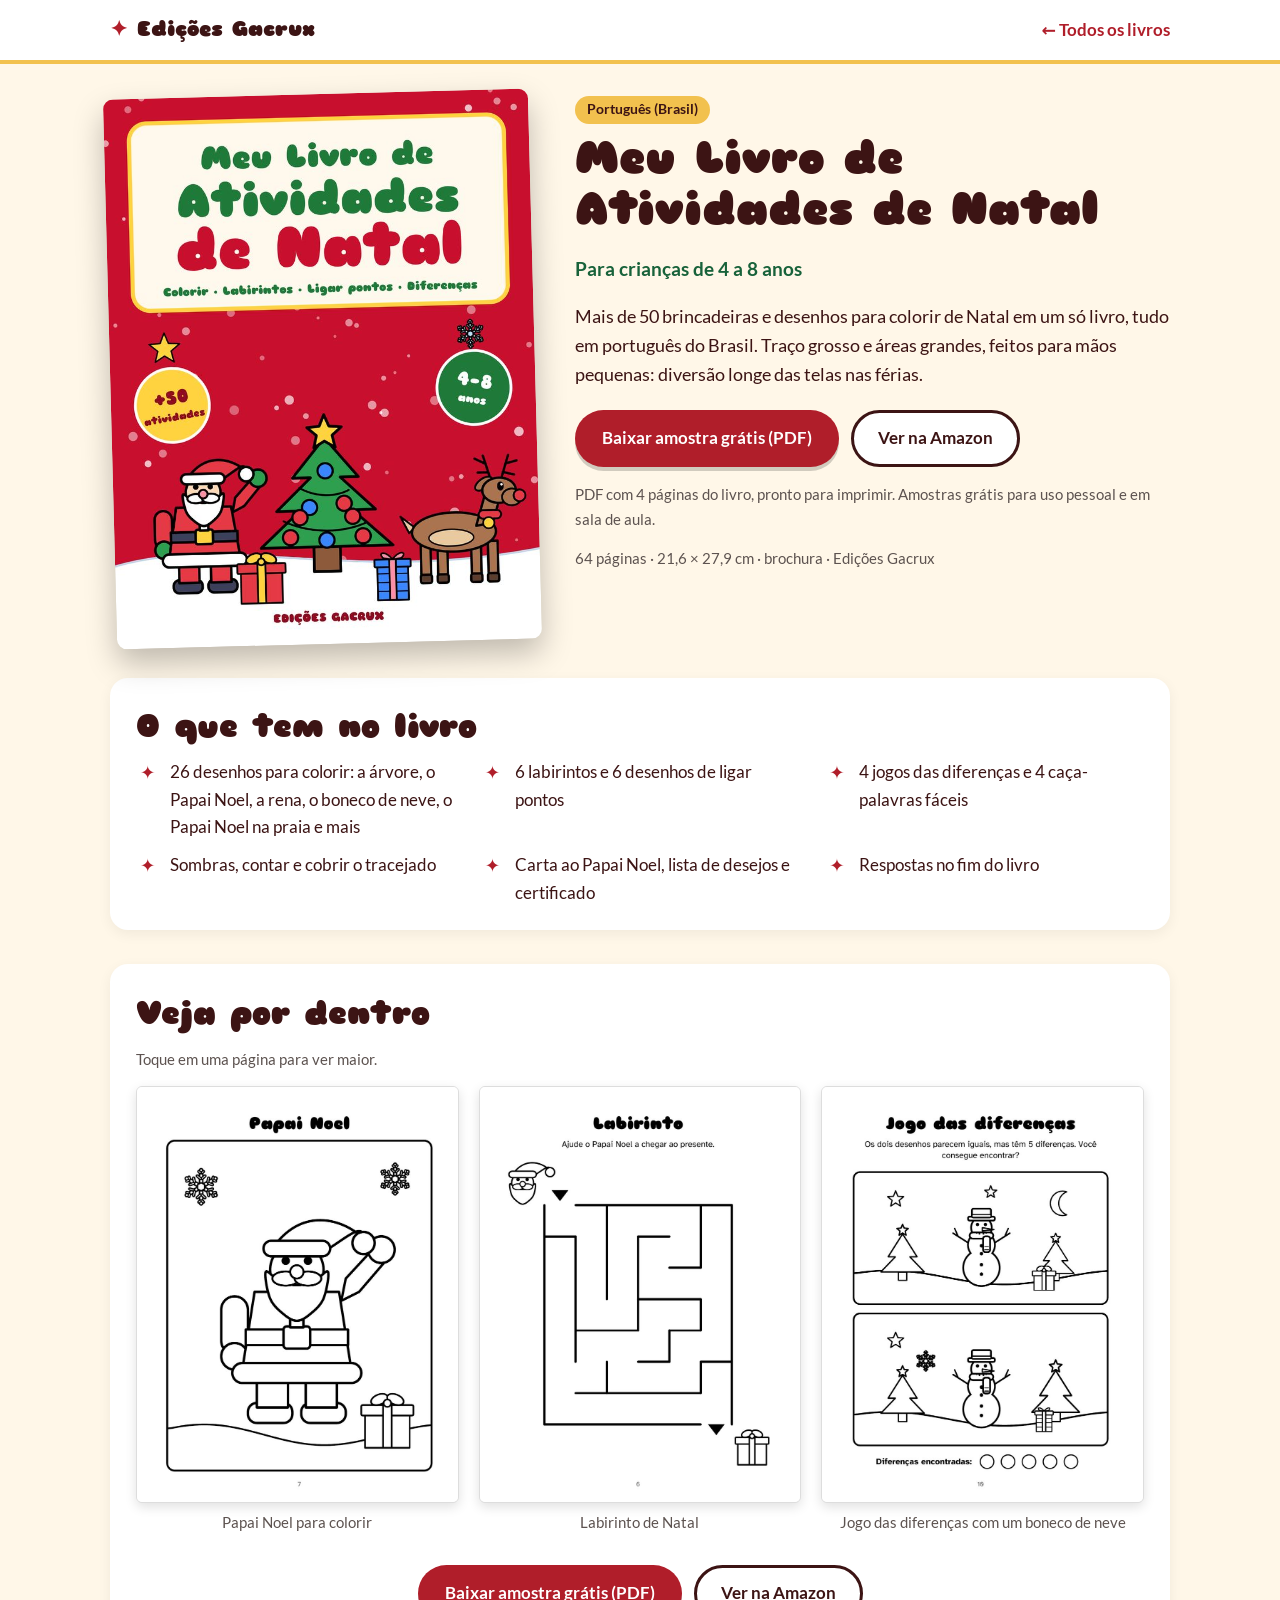
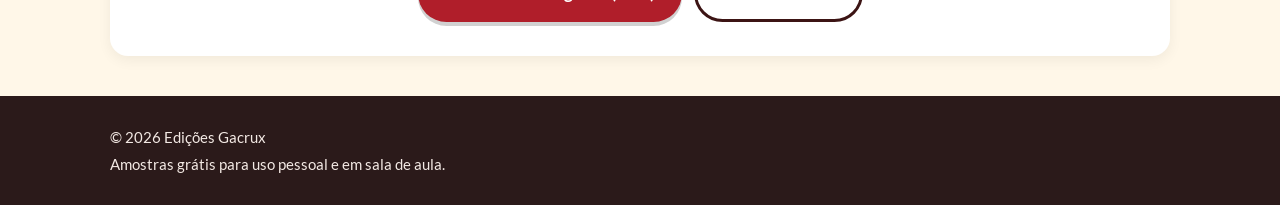
<file: livro-atividades-natal/index.html>
<!doctype html>
<html lang="pt-BR">
<head>
<meta charset="utf-8">
<meta name="viewport" content="width=device-width, initial-scale=1">
<title>Meu Livro de Atividades de Natal: Para crianças de 4 a 8 anos · Edições Gacrux</title>
<meta name="description" content="Mais de 50 brincadeiras e desenhos para colorir de Natal em um só livro, tudo em português do Brasil. Traço grosso e áreas grandes, feitos para mãos pequenas: diversão longe das telas nas férias.">
<link rel="canonical" href="https://gacrux-hq.github.io/livros/livro-atividades-natal/">
<meta name="referrer" content="strict-origin-when-cross-origin">
<meta name="theme-color" content="#b01e2a">
<meta property="og:type" content="website">
<meta property="og:site_name" content="Edições Gacrux">
<meta property="og:locale" content="pt_BR">
<meta property="og:title" content="Meu Livro de Atividades de Natal: Para crianças de 4 a 8 anos · Edições Gacrux">
<meta property="og:description" content="Mais de 50 brincadeiras e desenhos para colorir de Natal em um só livro, tudo em português do Brasil. Traço grosso e áreas grandes, feitos para mãos pequenas: diversão longe das telas nas férias.">
<meta property="og:url" content="https://gacrux-hq.github.io/livros/livro-atividades-natal/">
<meta property="og:image" content="https://gacrux-hq.github.io/livros/livro-atividades-natal/partilhar.jpg">
<meta property="og:image:width" content="1000">
<meta property="og:image:height" content="1500">
<meta property="og:image:alt" content="Meu Livro de Atividades de Natal">
<meta name="twitter:card" content="summary_large_image">
<meta name="twitter:title" content="Meu Livro de Atividades de Natal: Para crianças de 4 a 8 anos · Edições Gacrux">
<meta name="twitter:description" content="Mais de 50 brincadeiras e desenhos para colorir de Natal em um só livro, tudo em português do Brasil. Traço grosso e áreas grandes, feitos para mãos pequenas: diversão longe das telas nas férias.">
<meta name="twitter:image" content="https://gacrux-hq.github.io/livros/livro-atividades-natal/partilhar.jpg">
<link rel="icon" href="../assets/favicon.svg" type="image/svg+xml">
<link rel="stylesheet" href="../assets/style.css">
<script type="application/ld+json">{"@context": "https://schema.org", "@type": "Book", "name": "Meu Livro de Atividades de Natal", "alternativeHeadline": "Para crianças de 4 a 8 anos", "inLanguage": "pt-BR", "bookFormat": "https://schema.org/Paperback", "numberOfPages": 64, "image": "https://gacrux-hq.github.io/livros/livro-atividades-natal/capa.jpg", "url": "https://gacrux-hq.github.io/livros/livro-atividades-natal/", "description": "Mais de 50 brincadeiras e desenhos para colorir de Natal em um só livro, tudo em português do Brasil. Traço grosso e áreas grandes, feitos para mãos pequenas: diversão longe das telas nas férias.", "author": {"@type": "Organization", "name": "Edições Gacrux"}, "publisher": {"@type": "Organization", "name": "Edições Gacrux"}}</script>
</head>
<body class="t-xmas">
<header class="top"><div class="wrap top-in"><a class="brand" href="../"><span class="star" aria-hidden="true">✦</span> Edições Gacrux</a><a class="back" href="../">← Todos os livros</a></div></header>
<main class="wrap book">
  <section class="hero">
    <div class="cover"><img src="capa.jpg" width="700" height="906" alt="Meu Livro de Atividades de Natal"></div>
    <div class="info">
      <p class="chip">Português (Brasil)</p>
      <h1>Meu Livro de Atividades de Natal</h1>
      <p class="tag">Para crianças de 4 a 8 anos</p>
      <p class="desc">Mais de 50 brincadeiras e desenhos para colorir de Natal em um só livro, tudo em português do Brasil. Traço grosso e áreas grandes, feitos para mãos pequenas: diversão longe das telas nas férias.</p>
      <div class="actions">
        <a class="btn btn-dl" href="amostra-gratis.pdf" type="application/pdf">Baixar amostra grátis (PDF)</a>
        <a class="btn btn-amz" data-amazon="04-natal-ptbr" data-label="Ver na Amazon" href="https://www.amazon.es/dp/B0HP7X543S?tag=edicoesgacrux-21" target="_blank" rel="noopener sponsored">Ver na Amazon</a>
      </div>
      <p class="small">PDF com 4 páginas do livro, pronto para imprimir. Amostras grátis para uso pessoal e em sala de aula.</p>
      <p class="small fmt">64 páginas · 21,6 × 27,9 cm · brochura · Edições Gacrux</p>
    </div>
  </section>
  <section class="what"><h2>O que tem no livro</h2><ul class="ticks"><li>26 desenhos para colorir: a árvore, o Papai Noel, a rena, o boneco de neve, o Papai Noel na praia e mais</li><li>6 labirintos e 6 desenhos de ligar pontos</li><li>4 jogos das diferenças e 4 caça-palavras fáceis</li><li>Sombras, contar e cobrir o tracejado</li><li>Carta ao Papai Noel, lista de desejos e certificado</li><li>Respostas no fim do livro</li></ul></section>
  <section class="inside"><h2>Veja por dentro</h2><p class="small">Toque em uma página para ver maior.</p><div class="pages"><figure><a href="pagina-1.jpg"><img src="pagina-1.jpg" width="900" height="1165" loading="lazy" alt="Papai Noel para colorir"></a><figcaption>Papai Noel para colorir</figcaption></figure><figure><a href="pagina-2.jpg"><img src="pagina-2.jpg" width="900" height="1165" loading="lazy" alt="Labirinto de Natal"></a><figcaption>Labirinto de Natal</figcaption></figure><figure><a href="pagina-3.jpg"><img src="pagina-3.jpg" width="900" height="1165" loading="lazy" alt="Jogo das diferenças com um boneco de neve"></a><figcaption>Jogo das diferenças com um boneco de neve</figcaption></figure></div>
    <div class="actions center"><a class="btn btn-dl" href="amostra-gratis.pdf" type="application/pdf">Baixar amostra grátis (PDF)</a><a class="btn btn-amz" data-amazon="04-natal-ptbr" data-label="Ver na Amazon" href="https://www.amazon.es/dp/B0HP7X543S?tag=edicoesgacrux-21" target="_blank" rel="noopener sponsored">Ver na Amazon</a></div>
  </section>
</main>
<footer class="foot"><div class="wrap"><p>© 2026 Edições Gacrux</p><p>Amostras grátis para uso pessoal e em sala de aula.</p></div></footer>
<script src="../links.js"></script><script src="../assets/site.js"></script>
</body>
</html>
</file>
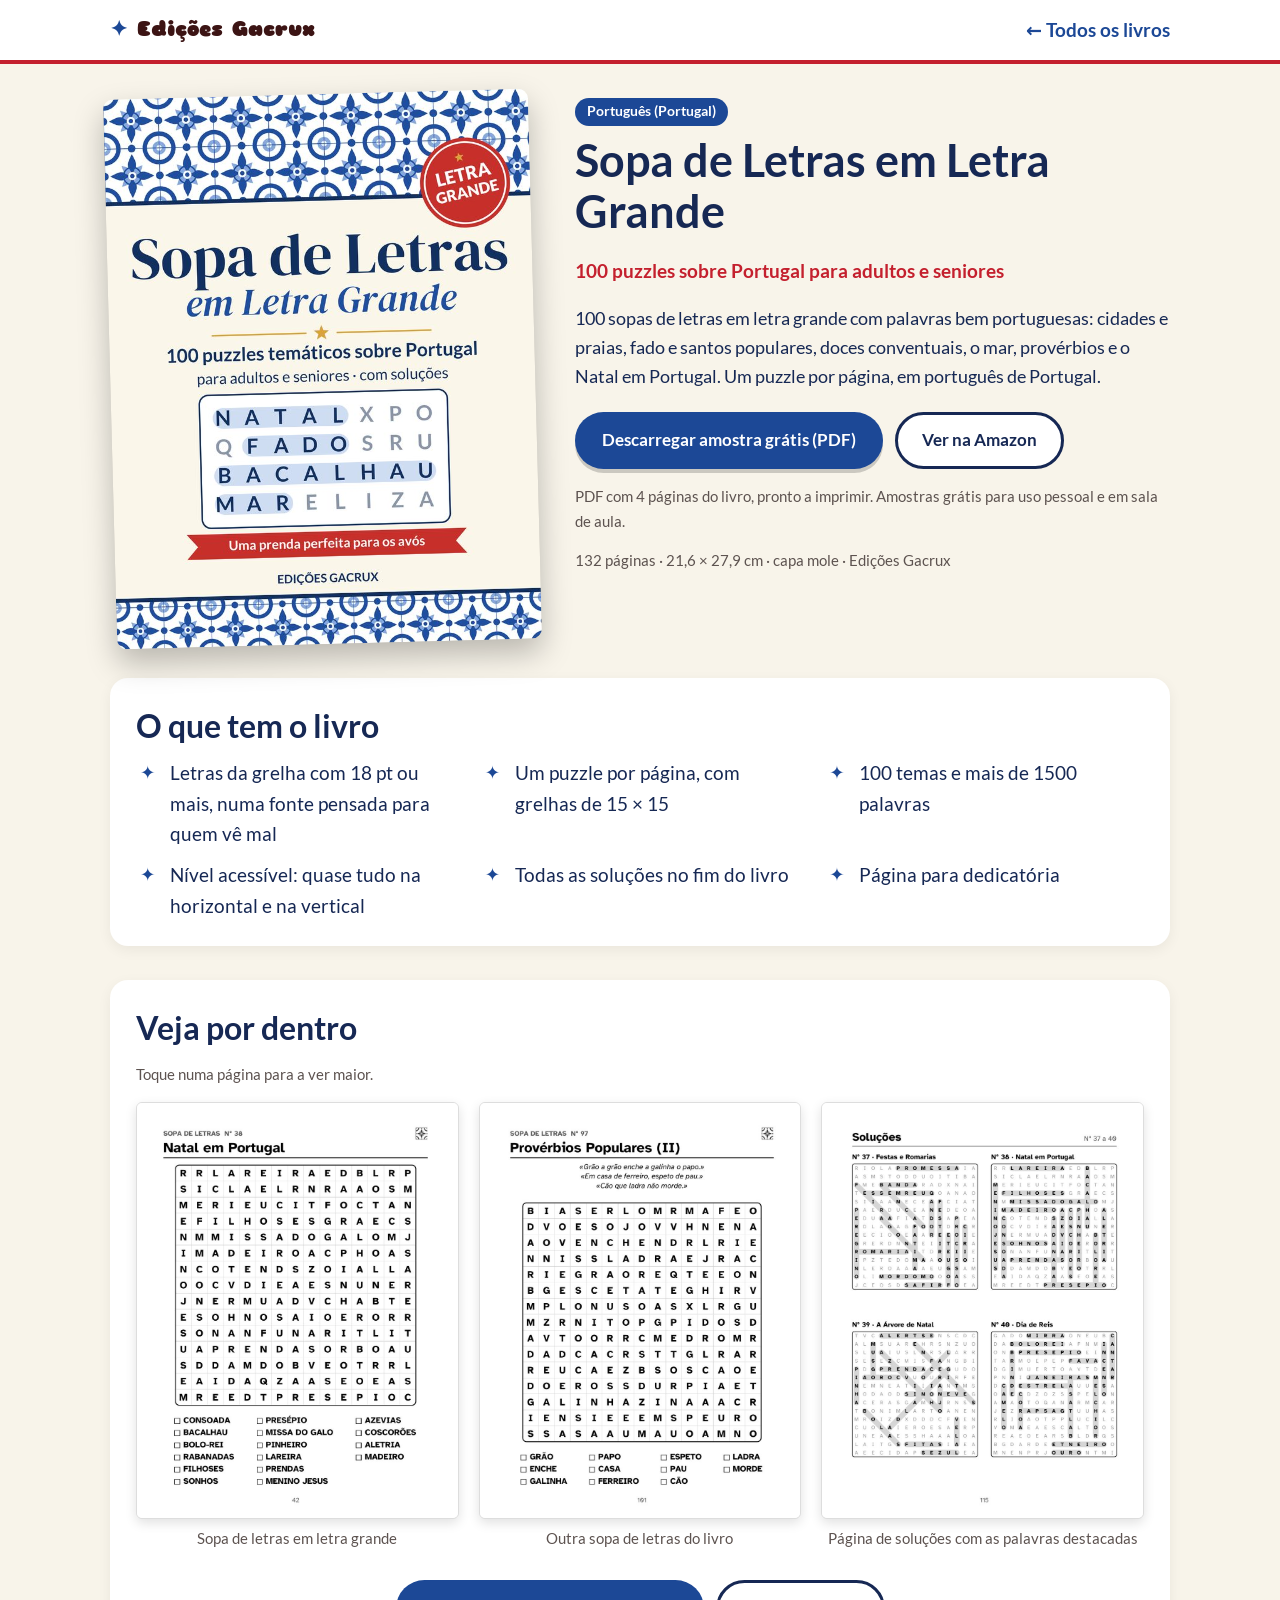
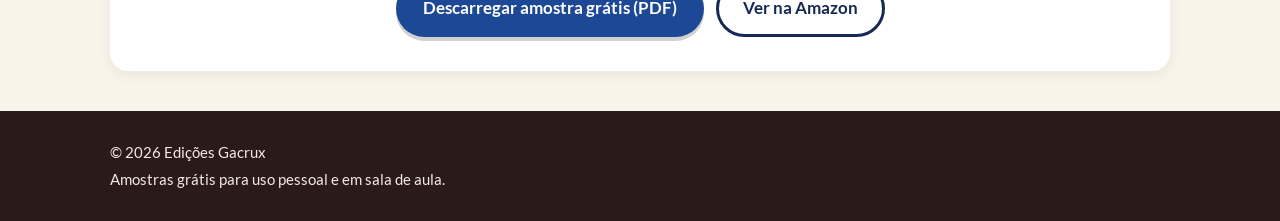
<file: sopa-de-letras-letra-grande/index.html>
<!doctype html>
<html lang="pt-PT">
<head>
<meta charset="utf-8">
<meta name="viewport" content="width=device-width, initial-scale=1">
<title>Sopa de Letras em Letra Grande: 100 puzzles sobre Portugal para adultos e seniores · Edições Gacrux</title>
<meta name="description" content="100 sopas de letras em letra grande com palavras bem portuguesas: cidades e praias, fado e santos populares, doces conventuais, o mar, provérbios e o Natal em Portugal. Um puzzle por página, em português de Portugal.">
<link rel="canonical" href="https://gacrux-hq.github.io/livros/sopa-de-letras-letra-grande/">
<meta name="referrer" content="strict-origin-when-cross-origin">
<meta name="theme-color" content="#b01e2a">
<meta property="og:type" content="website">
<meta property="og:site_name" content="Edições Gacrux">
<meta property="og:locale" content="pt_PT">
<meta property="og:title" content="Sopa de Letras em Letra Grande: 100 puzzles sobre Portugal para adultos e seniores · Edições Gacrux">
<meta property="og:description" content="100 sopas de letras em letra grande com palavras bem portuguesas: cidades e praias, fado e santos populares, doces conventuais, o mar, provérbios e o Natal em Portugal. Um puzzle por página, em português de Portugal.">
<meta property="og:url" content="https://gacrux-hq.github.io/livros/sopa-de-letras-letra-grande/">
<meta property="og:image" content="https://gacrux-hq.github.io/livros/sopa-de-letras-letra-grande/partilhar.jpg">
<meta property="og:image:width" content="1000">
<meta property="og:image:height" content="1500">
<meta property="og:image:alt" content="Sopa de Letras em Letra Grande">
<meta name="twitter:card" content="summary_large_image">
<meta name="twitter:title" content="Sopa de Letras em Letra Grande: 100 puzzles sobre Portugal para adultos e seniores · Edições Gacrux">
<meta name="twitter:description" content="100 sopas de letras em letra grande com palavras bem portuguesas: cidades e praias, fado e santos populares, doces conventuais, o mar, provérbios e o Natal em Portugal. Um puzzle por página, em português de Portugal.">
<meta name="twitter:image" content="https://gacrux-hq.github.io/livros/sopa-de-letras-letra-grande/partilhar.jpg">
<link rel="icon" href="../assets/favicon.svg" type="image/svg+xml">
<link rel="stylesheet" href="../assets/style.css">
<script type="application/ld+json">{"@context": "https://schema.org", "@type": "Book", "name": "Sopa de Letras em Letra Grande", "alternativeHeadline": "100 puzzles sobre Portugal para adultos e seniores", "inLanguage": "pt-PT", "bookFormat": "https://schema.org/Paperback", "numberOfPages": 132, "image": "https://gacrux-hq.github.io/livros/sopa-de-letras-letra-grande/capa.jpg", "url": "https://gacrux-hq.github.io/livros/sopa-de-letras-letra-grande/", "description": "100 sopas de letras em letra grande com palavras bem portuguesas: cidades e praias, fado e santos populares, doces conventuais, o mar, provérbios e o Natal em Portugal. Um puzzle por página, em português de Portugal.", "author": {"@type": "Organization", "name": "Edições Gacrux"}, "publisher": {"@type": "Organization", "name": "Edições Gacrux"}}</script>
</head>
<body class="t-sopa">
<header class="top"><div class="wrap top-in"><a class="brand" href="../"><span class="star" aria-hidden="true">✦</span> Edições Gacrux</a><a class="back" href="../">← Todos os livros</a></div></header>
<main class="wrap book">
  <section class="hero">
    <div class="cover"><img src="capa.jpg" width="700" height="906" alt="Sopa de Letras em Letra Grande"></div>
    <div class="info">
      <p class="chip">Português (Portugal)</p>
      <h1>Sopa de Letras em Letra Grande</h1>
      <p class="tag">100 puzzles sobre Portugal para adultos e seniores</p>
      <p class="desc">100 sopas de letras em letra grande com palavras bem portuguesas: cidades e praias, fado e santos populares, doces conventuais, o mar, provérbios e o Natal em Portugal. Um puzzle por página, em português de Portugal.</p>
      <div class="actions">
        <a class="btn btn-dl" href="amostra-gratis.pdf" type="application/pdf">Descarregar amostra grátis (PDF)</a>
        <a class="btn btn-amz" data-amazon="01-sopa-de-letras" data-label="Ver na Amazon" href="https://www.amazon.es/dp/B0HP6QHDGS?tag=edicoesgacrux-21" target="_blank" rel="noopener sponsored">Ver na Amazon</a>
      </div>
      <p class="small">PDF com 4 páginas do livro, pronto a imprimir. Amostras grátis para uso pessoal e em sala de aula.</p>
      <p class="small fmt">132 páginas · 21,6 × 27,9 cm · capa mole · Edições Gacrux</p>
    </div>
  </section>
  <section class="what"><h2>O que tem o livro</h2><ul class="ticks"><li>Letras da grelha com 18 pt ou mais, numa fonte pensada para quem vê mal</li><li>Um puzzle por página, com grelhas de 15 × 15</li><li>100 temas e mais de 1500 palavras</li><li>Nível acessível: quase tudo na horizontal e na vertical</li><li>Todas as soluções no fim do livro</li><li>Página para dedicatória</li></ul></section>
  <section class="inside"><h2>Veja por dentro</h2><p class="small">Toque numa página para a ver maior.</p><div class="pages"><figure><a href="pagina-1.jpg"><img src="pagina-1.jpg" width="900" height="1165" loading="lazy" alt="Sopa de letras em letra grande"></a><figcaption>Sopa de letras em letra grande</figcaption></figure><figure><a href="pagina-2.jpg"><img src="pagina-2.jpg" width="900" height="1165" loading="lazy" alt="Outra sopa de letras do livro"></a><figcaption>Outra sopa de letras do livro</figcaption></figure><figure><a href="pagina-3.jpg"><img src="pagina-3.jpg" width="900" height="1165" loading="lazy" alt="Página de soluções com as palavras destacadas"></a><figcaption>Página de soluções com as palavras destacadas</figcaption></figure></div>
    <div class="actions center"><a class="btn btn-dl" href="amostra-gratis.pdf" type="application/pdf">Descarregar amostra grátis (PDF)</a><a class="btn btn-amz" data-amazon="01-sopa-de-letras" data-label="Ver na Amazon" href="https://www.amazon.es/dp/B0HP6QHDGS?tag=edicoesgacrux-21" target="_blank" rel="noopener sponsored">Ver na Amazon</a></div>
  </section>
</main>
<footer class="foot"><div class="wrap"><p>© 2026 Edições Gacrux</p><p>Amostras grátis para uso pessoal e em sala de aula.</p></div></footer>
<script src="../links.js"></script><script src="../assets/site.js"></script>
</body>
</html>
</file>
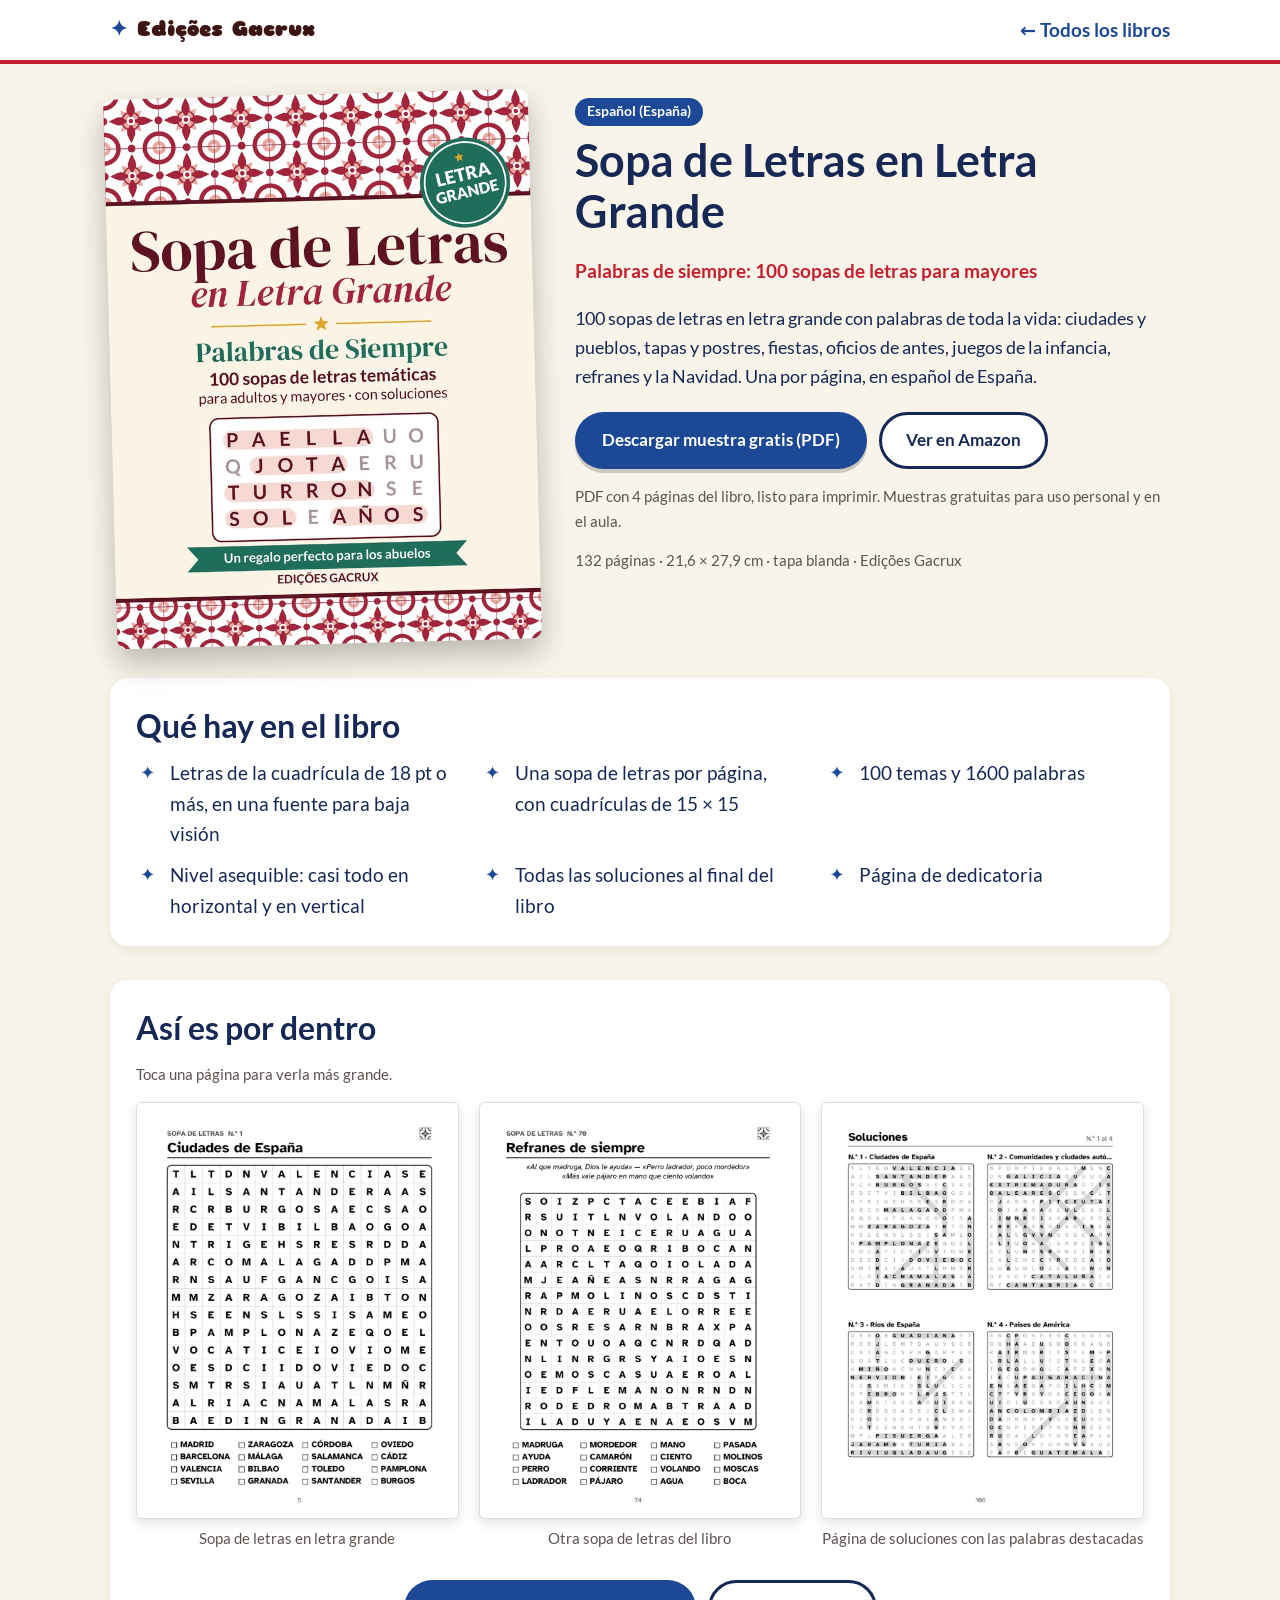
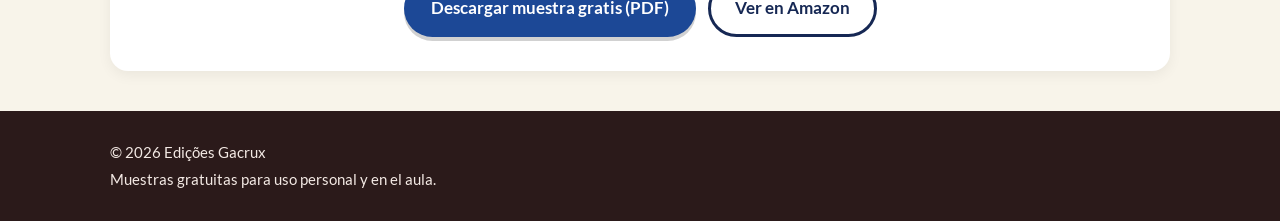
<file: sopa-de-letras-mayores/index.html>
<!doctype html>
<html lang="es-ES">
<head>
<meta charset="utf-8">
<meta name="viewport" content="width=device-width, initial-scale=1">
<title>Sopa de Letras en Letra Grande: Palabras de siempre: 100 sopas de letras para mayores · Edições Gacrux</title>
<meta name="description" content="100 sopas de letras en letra grande con palabras de toda la vida: ciudades y pueblos, tapas y postres, fiestas, oficios de antes, juegos de la infancia, refranes y la Navidad. Una por página, en español de España.">
<link rel="canonical" href="https://gacrux-hq.github.io/livros/sopa-de-letras-mayores/">
<meta name="referrer" content="strict-origin-when-cross-origin">
<meta name="theme-color" content="#b01e2a">
<meta property="og:type" content="website">
<meta property="og:site_name" content="Edições Gacrux">
<meta property="og:locale" content="es_ES">
<meta property="og:title" content="Sopa de Letras en Letra Grande: Palabras de siempre: 100 sopas de letras para mayores · Edições Gacrux">
<meta property="og:description" content="100 sopas de letras en letra grande con palabras de toda la vida: ciudades y pueblos, tapas y postres, fiestas, oficios de antes, juegos de la infancia, refranes y la Navidad. Una por página, en español de España.">
<meta property="og:url" content="https://gacrux-hq.github.io/livros/sopa-de-letras-mayores/">
<meta property="og:image" content="https://gacrux-hq.github.io/livros/sopa-de-letras-mayores/partilhar.jpg">
<meta property="og:image:width" content="1000">
<meta property="og:image:height" content="1500">
<meta property="og:image:alt" content="Sopa de Letras en Letra Grande">
<meta name="twitter:card" content="summary_large_image">
<meta name="twitter:title" content="Sopa de Letras en Letra Grande: Palabras de siempre: 100 sopas de letras para mayores · Edições Gacrux">
<meta name="twitter:description" content="100 sopas de letras en letra grande con palabras de toda la vida: ciudades y pueblos, tapas y postres, fiestas, oficios de antes, juegos de la infancia, refranes y la Navidad. Una por página, en español de España.">
<meta name="twitter:image" content="https://gacrux-hq.github.io/livros/sopa-de-letras-mayores/partilhar.jpg">
<link rel="icon" href="../assets/favicon.svg" type="image/svg+xml">
<link rel="stylesheet" href="../assets/style.css">
<script type="application/ld+json">{"@context": "https://schema.org", "@type": "Book", "name": "Sopa de Letras en Letra Grande", "alternativeHeadline": "Palabras de siempre: 100 sopas de letras para mayores", "inLanguage": "es-ES", "bookFormat": "https://schema.org/Paperback", "numberOfPages": 132, "image": "https://gacrux-hq.github.io/livros/sopa-de-letras-mayores/capa.jpg", "url": "https://gacrux-hq.github.io/livros/sopa-de-letras-mayores/", "description": "100 sopas de letras en letra grande con palabras de toda la vida: ciudades y pueblos, tapas y postres, fiestas, oficios de antes, juegos de la infancia, refranes y la Navidad. Una por página, en español de España.", "author": {"@type": "Organization", "name": "Edições Gacrux"}, "publisher": {"@type": "Organization", "name": "Edições Gacrux"}}</script>
</head>
<body class="t-sopa">
<header class="top"><div class="wrap top-in"><a class="brand" href="../"><span class="star" aria-hidden="true">✦</span> Edições Gacrux</a><a class="back" href="../">← Todos los libros</a></div></header>
<main class="wrap book">
  <section class="hero">
    <div class="cover"><img src="capa.jpg" width="700" height="906" alt="Sopa de Letras en Letra Grande"></div>
    <div class="info">
      <p class="chip">Español (España)</p>
      <h1>Sopa de Letras en Letra Grande</h1>
      <p class="tag">Palabras de siempre: 100 sopas de letras para mayores</p>
      <p class="desc">100 sopas de letras en letra grande con palabras de toda la vida: ciudades y pueblos, tapas y postres, fiestas, oficios de antes, juegos de la infancia, refranes y la Navidad. Una por página, en español de España.</p>
      <div class="actions">
        <a class="btn btn-dl" href="muestra-gratis.pdf" type="application/pdf">Descargar muestra gratis (PDF)</a>
        <a class="btn btn-amz is-soon" data-amazon="03-sopa-letras-es" data-label="Ver en Amazon" aria-disabled="true">Próximamente en Amazon</a>
      </div>
      <p class="small">PDF con 4 páginas del libro, listo para imprimir. Muestras gratuitas para uso personal y en el aula.</p>
      <p class="small fmt">132 páginas · 21,6 × 27,9 cm · tapa blanda · Edições Gacrux</p>
    </div>
  </section>
  <section class="what"><h2>Qué hay en el libro</h2><ul class="ticks"><li>Letras de la cuadrícula de 18 pt o más, en una fuente para baja visión</li><li>Una sopa de letras por página, con cuadrículas de 15 × 15</li><li>100 temas y 1600 palabras</li><li>Nivel asequible: casi todo en horizontal y en vertical</li><li>Todas las soluciones al final del libro</li><li>Página de dedicatoria</li></ul></section>
  <section class="inside"><h2>Así es por dentro</h2><p class="small">Toca una página para verla más grande.</p><div class="pages"><figure><a href="pagina-1.jpg"><img src="pagina-1.jpg" width="900" height="1165" loading="lazy" alt="Sopa de letras en letra grande"></a><figcaption>Sopa de letras en letra grande</figcaption></figure><figure><a href="pagina-2.jpg"><img src="pagina-2.jpg" width="900" height="1165" loading="lazy" alt="Otra sopa de letras del libro"></a><figcaption>Otra sopa de letras del libro</figcaption></figure><figure><a href="pagina-3.jpg"><img src="pagina-3.jpg" width="900" height="1165" loading="lazy" alt="Página de soluciones con las palabras destacadas"></a><figcaption>Página de soluciones con las palabras destacadas</figcaption></figure></div>
    <div class="actions center"><a class="btn btn-dl" href="muestra-gratis.pdf" type="application/pdf">Descargar muestra gratis (PDF)</a><a class="btn btn-amz is-soon" data-amazon="03-sopa-letras-es" data-label="Ver en Amazon" aria-disabled="true">Próximamente en Amazon</a></div>
  </section>
</main>
<footer class="foot"><div class="wrap"><p>© 2026 Edições Gacrux</p><p>Muestras gratuitas para uso personal y en el aula.</p></div></footer>
<script src="../links.js"></script><script src="../assets/site.js"></script>
</body>
</html>
</file>
<file: assets/style.css>
@font-face{font-family:"Sniglet";src:url(fonts/Sniglet-ExtraBold.woff2) format("woff2");font-weight:800;font-display:swap}
@font-face{font-family:"Lato";src:url(fonts/Lato-Regular.woff2) format("woff2");font-weight:400;font-display:swap}
@font-face{font-family:"Lato";src:url(fonts/Lato-Bold.woff2) format("woff2");font-weight:700;font-display:swap}
:root{--main:#b01e2a;--second:#18623a;--light:#fff7e8;--accent:#f2c14e;--ink:#2b1a1a;--muted:#5d5350;--radius:18px;
  --body:"Lato",system-ui,-apple-system,"Segoe UI",Roboto,sans-serif;--title:"Sniglet","Lato",system-ui,sans-serif}
.t-xmas{--main:#b01e2a;--second:#18623a;--light:#fff7e8;--accent:#f2c14e;--ink:#3c1414}
.t-eng{--main:#2b86c5;--second:#e83f49;--light:#fffbec;--accent:#ffcd3c;--ink:#1a2e52}
.t-sopa{--main:#1c4896;--second:#c4202e;--light:#f8f4ea;--accent:#c4202e;--ink:#162854;--title:"Lato",system-ui,sans-serif}
*{box-sizing:border-box}
html{-webkit-text-size-adjust:100%;scroll-behavior:smooth}
body{margin:0;font-family:var(--body);font-size:1.08rem;line-height:1.6;color:var(--ink);background:var(--light)}
body.t-sopa{font-size:1.2rem}
img{max-width:100%;height:auto;display:block}
a{color:var(--main)}
.wrap{max-width:1100px;margin:0 auto;padding:0 20px}
h1,h2{font-family:var(--title);font-weight:800;line-height:1.15;margin:.2em 0 .4em}
.t-sopa h1,.t-sopa h2{font-weight:700}
h1{font-size:clamp(1.9rem,4.5vw,2.8rem)}
h2{font-size:clamp(1.5rem,3.4vw,2rem)}
.top{background:#fff;border-bottom:4px solid var(--accent);position:sticky;top:0;z-index:5}
.top-in{display:flex;align-items:center;justify-content:space-between;gap:12px;min-height:60px;flex-wrap:wrap}
.brand{font-family:"Sniglet","Lato",sans-serif;font-weight:800;font-size:1.3rem;text-decoration:none;color:#3c1414}
.brand .star{color:var(--main)}
.back{font-weight:700;text-decoration:none}
.chip{display:inline-block;background:var(--accent);color:var(--ink);font-weight:700;font-size:.85rem;padding:3px 12px;border-radius:999px;margin:0}
.t-sopa .chip{background:var(--main);color:#fff}
.small{font-size:.95rem;color:var(--muted)}
/* buttons */
.actions{display:flex;flex-wrap:wrap;gap:12px;margin:22px 0 10px}
.actions.center{justify-content:center;margin-top:30px}
.btn{display:inline-flex;align-items:center;justify-content:center;min-height:52px;padding:12px 24px;border-radius:999px;font-weight:700;font-size:1.05rem;text-decoration:none;text-align:center;border:3px solid transparent;transition:transform .1s}
.btn:hover{transform:translateY(-2px)}
.btn-dl{background:var(--main);color:#fff;box-shadow:0 4px 0 rgba(0,0,0,.18)}
.btn-amz{background:#fff;color:var(--ink);border-color:var(--ink)}
.btn-amz.is-soon{border-style:dashed;color:var(--muted);border-color:#b9aea8;cursor:default;pointer-events:none}
.btn:focus-visible{outline:4px solid var(--accent);outline-offset:3px}
/* home */
.intro{background:#b01e2a;color:#fff;padding:46px 0 40px;background-image:radial-gradient(circle at 12% 30%,rgba(255,255,255,.12) 0 6px,transparent 7px),radial-gradient(circle at 80% 20%,rgba(255,255,255,.12) 0 9px,transparent 10px),radial-gradient(circle at 60% 80%,rgba(255,255,255,.1) 0 5px,transparent 6px);background-size:220px 220px}
.intro h1{font-family:"Sniglet","Lato",sans-serif;max-width:760px}
.intro p{max-width:720px;font-size:1.15rem}
.jump{display:flex;flex-wrap:wrap;gap:10px;margin-top:20px}
.jump a{background:#fff;color:#b01e2a;font-weight:700;text-decoration:none;padding:8px 18px;border-radius:999px}
.sec{padding:40px 0 10px}
.sec h2{color:#3c1414}
.sec-ingles h2{color:#1a2e52}.sec-sopas h2{color:#162854}
.lead{color:var(--muted);margin-top:0}
.grid{display:grid;grid-template-columns:repeat(auto-fill,minmax(220px,1fr));gap:22px}
.card{background:#fff;border-radius:var(--radius);padding:14px 14px 18px;text-decoration:none;color:var(--ink);display:flex;flex-direction:column;gap:8px;box-shadow:0 6px 18px rgba(60,20,20,.1);border-top:8px solid var(--main);transition:transform .12s}
.card:hover{transform:translateY(-4px)}
.card img{border-radius:8px;box-shadow:0 3px 10px rgba(0,0,0,.15)}
.card .chip{align-self:flex-start;margin-top:6px}
.card strong{font-size:1.1rem;line-height:1.3}
.card .tag{color:var(--muted);font-size:.95rem;line-height:1.4}
.card .more{margin-top:auto;color:var(--main);font-weight:700}
/* book page */
.book{padding-top:30px}
.hero{display:grid;grid-template-columns:minmax(0,5fr) minmax(0,7fr);gap:40px;align-items:start}
.cover img{border-radius:10px;box-shadow:0 14px 30px rgba(0,0,0,.25);transform:rotate(-1.5deg);background:#fff}
.tag{font-size:1.2rem;font-weight:700;color:var(--second);margin:0 0 .6em}
.desc{font-size:1.12rem}
.what,.inside{background:#fff;border-radius:var(--radius);padding:24px 26px;margin:34px 0;box-shadow:0 4px 14px rgba(0,0,0,.06)}
.ticks{list-style:none;padding:0;margin:0;display:grid;grid-template-columns:repeat(auto-fill,minmax(280px,1fr));gap:10px 26px}
.ticks li{position:relative;padding-left:34px}
.ticks li::before{content:"✦";position:absolute;left:4px;top:0;color:var(--main);font-size:1.15rem}
.pages{display:grid;grid-template-columns:repeat(3,minmax(0,1fr));gap:20px;margin-top:12px}
.pages figure{margin:0}
.pages img{border:1px solid #ddd;border-radius:6px;box-shadow:0 4px 12px rgba(0,0,0,.12);background:#fff}
.pages figcaption{font-size:.92rem;color:var(--muted);text-align:center;margin-top:8px}
.foot{background:#2b1a1a;color:#f3e9e4;padding:26px 0;margin-top:40px;font-size:.95rem}
.foot p{margin:.2em 0}
@media (max-width:760px){
  .hero{grid-template-columns:1fr;gap:22px}
  .cover{max-width:300px;margin:0 auto}
  .pages{grid-template-columns:1fr 1fr}
  .btn{width:100%}
  .what,.inside{padding:18px}
}
@media (max-width:420px){.pages{grid-template-columns:1fr}}
@media (prefers-reduced-motion:reduce){*{transition:none!important;scroll-behavior:auto!important}}
@media print{.top,.foot,.actions{display:none}}
</file>
